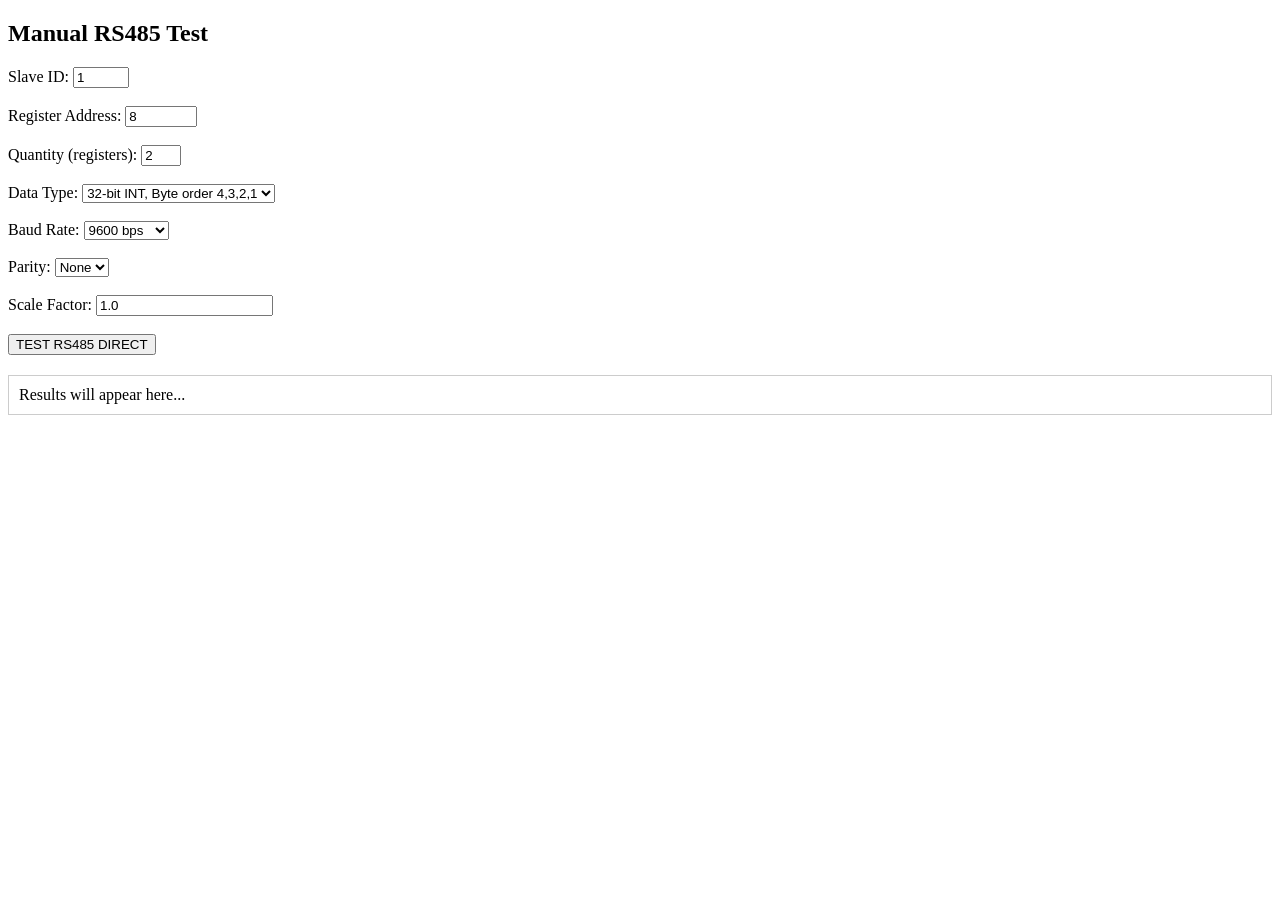
<file: debug_test_rs485.html>
<!DOCTYPE html>
<html>
<head>
    <title>Debug RS485 Test</title>
</head>
<body>
    <h2>Manual RS485 Test</h2>
    <form id="rs485TestForm">
        <label>Slave ID:</label>
        <input type="number" id="slave_id" value="1" min="1" max="247"><br><br>
        
        <label>Register Address:</label>
        <input type="number" id="register_address" value="8" min="0" max="65535"><br><br>
        
        <label>Quantity (registers):</label>
        <input type="number" id="quantity" value="2" min="1" max="4"><br><br>
        
        <label>Data Type:</label>
        <select id="data_type">
            <option value="32-bit INT, Byte order 4,3,2,1">32-bit INT, Byte order 4,3,2,1</option>
            <option value="UINT16_BE">UINT16 Big Endian</option>
            <option value="UINT32_ABCD">UINT32 ABCD</option>
            <option value="FLOAT32_ABCD">FLOAT32 ABCD</option>
        </select><br><br>
        
        <label>Baud Rate:</label>
        <select id="baud_rate">
            <option value="9600">9600 bps</option>
            <option value="19200">19200 bps</option>
            <option value="38400">38400 bps</option>
        </select><br><br>
        
        <label>Parity:</label>
        <select id="parity">
            <option value="None">None</option>
            <option value="Even">Even</option>
            <option value="Odd">Odd</option>
        </select><br><br>
        
        <label>Scale Factor:</label>
        <input type="number" id="scale_factor" value="1.0" step="0.001"><br><br>
        
        <button type="button" onclick="testRS485Direct()">TEST RS485 DIRECT</button>
    </form>
    
    <div id="test_result" style="margin-top: 20px; padding: 10px; border: 1px solid #ccc;">
        Results will appear here...
    </div>

    <script>
    function testRS485Direct() {
        const resultDiv = document.getElementById('test_result');
        resultDiv.innerHTML = '<div style="background:#fff3cd;padding:10px;">Testing RS485 communication...</div>';
        
        // Get form values
        const slaveId = document.getElementById('slave_id').value;
        const regAddr = document.getElementById('register_address').value;
        const quantity = document.getElementById('quantity').value;
        const dataType = document.getElementById('data_type').value;
        const baudRate = document.getElementById('baud_rate').value;
        const parity = document.getElementById('parity').value;
        const scaleFactor = document.getElementById('scale_factor').value;
        
        // Build request data
        const data = `slave_id=${slaveId}&register_address=${regAddr}&quantity=${quantity}&data_type=${encodeURIComponent(dataType)}&baud_rate=${baudRate}&parity=${parity}&scale_factor=${scaleFactor}&sensor_type=Flow-Meter`;
        
        console.log('Sending test data:', data);
        
        // Send to ESP32
        fetch('/test_rs485', {
            method: 'POST',
            headers: {
                'Content-Type': 'application/x-www-form-urlencoded'
            },
            body: data
        })
        .then(response => {
            console.log('Response status:', response.status);
            if (!response.ok) {
                throw new Error(`HTTP ${response.status}: ${response.statusText}`);
            }
            return response.text();
        })
        .then(htmlData => {
            console.log('Response received');
            resultDiv.innerHTML = htmlData;
        })
        .catch(error => {
            console.error('Error:', error);
            resultDiv.innerHTML = `<div style="background:#f8d7da;padding:10px;color:#721c24;"><strong>ERROR:</strong><br>${error.message}</div>`;
        });
    }
    </script>
</body>
</html>
</file>
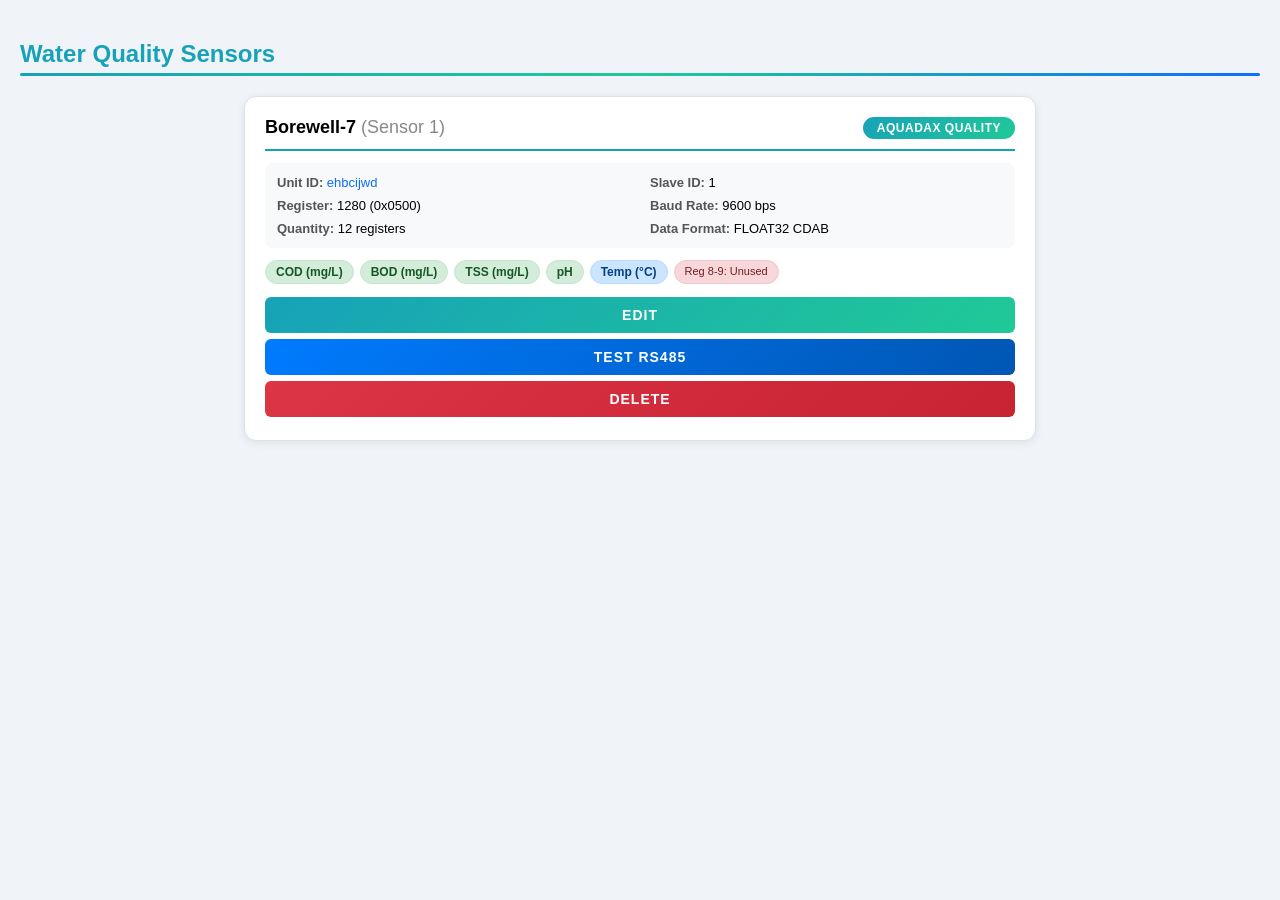
<file: preview_card.html>
<!DOCTYPE html>
<html>
<head>
<meta charset="UTF-8">
<title>Aquadax Card Preview</title>
<style>
body { font-family: 'Segoe UI', Arial, sans-serif; background: #f0f4f8; margin: 0; padding: 20px; }
.sensor-card {
    background: white;
    border: 1px solid #dee2e6;
    border-radius: 12px;
    padding: 20px;
    margin: 15px auto;
    max-width: 750px;
    box-shadow: 0 2px 8px rgba(0,0,0,0.08);
}
h2 { color: #17a2b8; margin-bottom: 5px; }
.divider { height: 3px; background: linear-gradient(90deg, #17a2b8, #20c997, #0d6efd); border-radius: 2px; margin-bottom: 20px; }
button { width: 100%; padding: 10px; border: none; border-radius: 6px; color: white; font-weight: 700; font-size: 14px; cursor: pointer; margin: 3px 0; letter-spacing: 1px; }
</style>
</head>
<body>

<h2>Water Quality Sensors</h2>
<div class="divider"></div>

<div class="sensor-card">
    <!-- Header -->
    <div style="display:flex;justify-content:space-between;align-items:center;margin-bottom:12px;padding-bottom:10px;border-bottom:2px solid #17a2b8">
        <h3 style="margin:0;font-size:18px">Borewell-7 <span style="color:#888;font-weight:normal">(Sensor 1)</span></h3>
        <span style="background:linear-gradient(135deg,#17a2b8,#20c997);color:white;padding:4px 14px;border-radius:20px;font-size:12px;font-weight:600;letter-spacing:0.5px">AQUADAX QUALITY</span>
    </div>

    <!-- Info grid -->
    <div style="display:grid;grid-template-columns:1fr 1fr;gap:8px 20px;margin-bottom:12px;padding:12px;background:#f8f9fa;border-radius:8px;font-size:13px">
        <div><strong style="color:#555">Unit ID:</strong> <span style="color:#0d6efd">ehbcijwd</span></div>
        <div><strong style="color:#555">Slave ID:</strong> 1</div>
        <div><strong style="color:#555">Register:</strong> 1280 (0x0500)</div>
        <div><strong style="color:#555">Baud Rate:</strong> 9600 bps</div>
        <div><strong style="color:#555">Quantity:</strong> 12 registers</div>
        <div><strong style="color:#555">Data Format:</strong> FLOAT32 CDAB</div>
    </div>

    <!-- Parameter badges -->
    <div style="display:flex;flex-wrap:wrap;gap:6px;margin-bottom:10px">
        <span style="background:#d4edda;color:#155724;padding:4px 10px;border-radius:12px;font-size:12px;font-weight:600;border:1px solid #c3e6cb">COD (mg/L)</span>
        <span style="background:#d4edda;color:#155724;padding:4px 10px;border-radius:12px;font-size:12px;font-weight:600;border:1px solid #c3e6cb">BOD (mg/L)</span>
        <span style="background:#d4edda;color:#155724;padding:4px 10px;border-radius:12px;font-size:12px;font-weight:600;border:1px solid #c3e6cb">TSS (mg/L)</span>
        <span style="background:#d4edda;color:#155724;padding:4px 10px;border-radius:12px;font-size:12px;font-weight:600;border:1px solid #c3e6cb">pH</span>
        <span style="background:#cce5ff;color:#004085;padding:4px 10px;border-radius:12px;font-size:12px;font-weight:600;border:1px solid #b8daff">Temp (&deg;C)</span>
        <span style="background:#f8d7da;color:#721c24;padding:4px 10px;border-radius:12px;font-size:11px;border:1px solid #f5c6cb">Reg 8-9: Unused</span>
    </div>

    <!-- Buttons -->
    <button style="background:linear-gradient(135deg,#17a2b8,#20c997)">EDIT</button>
    <button style="background:linear-gradient(135deg,#007bff,#0056b3)">TEST RS485</button>
    <button style="background:linear-gradient(135deg,#dc3545,#c82333)">DELETE</button>
</div>

</body>
</html>
</file>
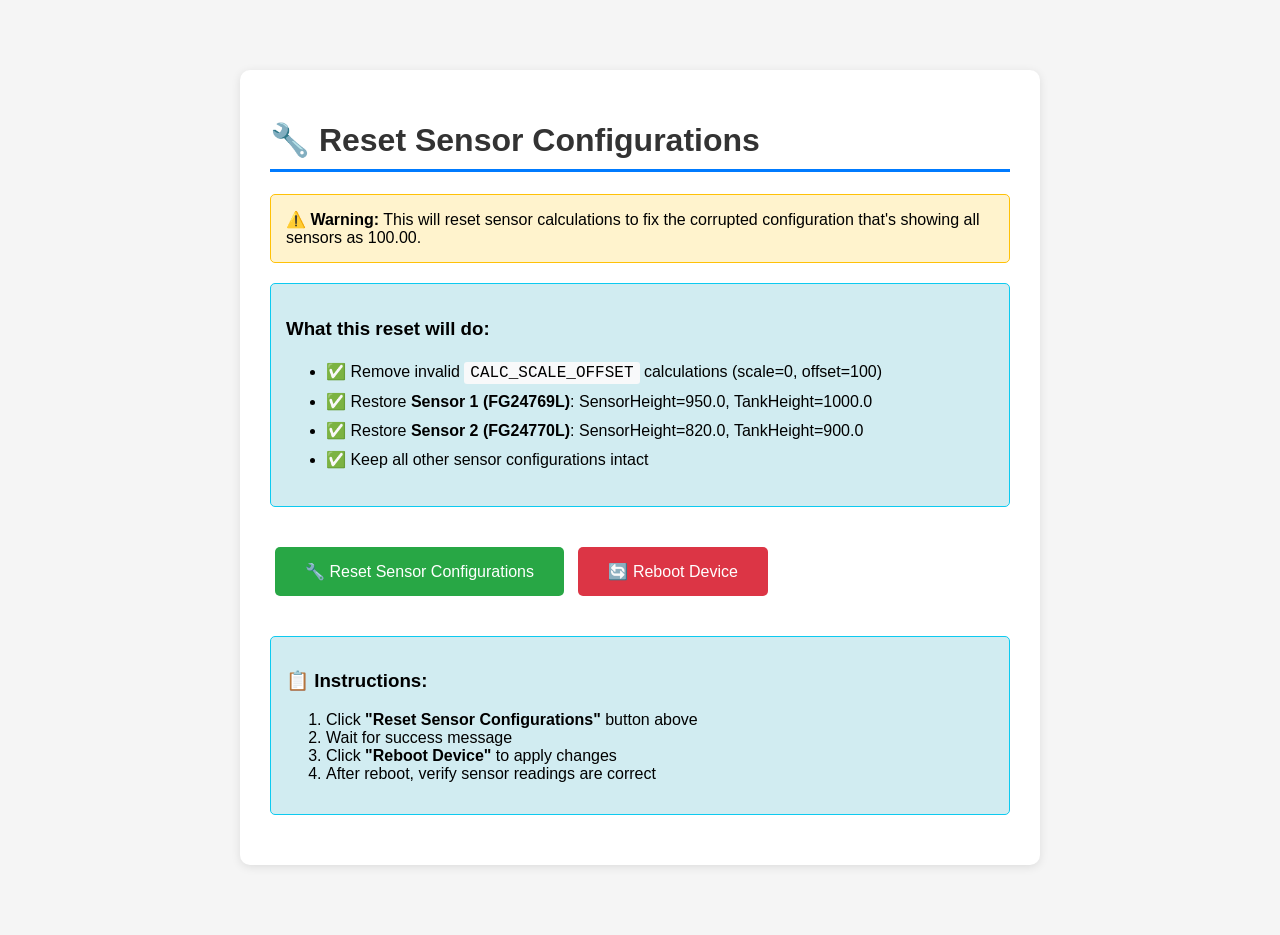
<file: reset_sensors.html>
<!DOCTYPE html>
<html>
<head>
    <meta charset="UTF-8">
    <meta name="viewport" content="width=device-width, initial-scale=1.0">
    <title>Reset Sensor Configurations</title>
    <style>
        body {
            font-family: Arial, sans-serif;
            max-width: 800px;
            margin: 50px auto;
            padding: 20px;
            background: #f5f5f5;
        }
        .container {
            background: white;
            padding: 30px;
            border-radius: 10px;
            box-shadow: 0 2px 10px rgba(0,0,0,0.1);
        }
        h1 {
            color: #333;
            border-bottom: 3px solid #007bff;
            padding-bottom: 10px;
        }
        .warning {
            background: #fff3cd;
            border: 1px solid #ffc107;
            border-radius: 5px;
            padding: 15px;
            margin: 20px 0;
        }
        .info {
            background: #d1ecf1;
            border: 1px solid #0dcaf0;
            border-radius: 5px;
            padding: 15px;
            margin: 20px 0;
        }
        button {
            background: #28a745;
            color: white;
            border: none;
            padding: 15px 30px;
            font-size: 16px;
            border-radius: 5px;
            cursor: pointer;
            margin: 10px 5px;
        }
        button:hover {
            background: #218838;
        }
        button.danger {
            background: #dc3545;
        }
        button.danger:hover {
            background: #c82333;
        }
        .status {
            margin-top: 20px;
            padding: 15px;
            border-radius: 5px;
            display: none;
        }
        .status.success {
            background: #d4edda;
            border: 1px solid #28a745;
            color: #155724;
            display: block;
        }
        .status.error {
            background: #f8d7da;
            border: 1px solid #dc3545;
            color: #721c24;
            display: block;
        }
        ul {
            line-height: 1.8;
        }
        code {
            background: #f8f9fa;
            padding: 2px 6px;
            border-radius: 3px;
            font-family: 'Courier New', monospace;
        }
    </style>
</head>
<body>
    <div class="container">
        <h1>🔧 Reset Sensor Configurations</h1>

        <div class="warning">
            <strong>⚠️ Warning:</strong> This will reset sensor calculations to fix the corrupted configuration that's showing all sensors as 100.00.
        </div>

        <div class="info">
            <h3>What this reset will do:</h3>
            <ul>
                <li>✅ Remove invalid <code>CALC_SCALE_OFFSET</code> calculations (scale=0, offset=100)</li>
                <li>✅ Restore <strong>Sensor 1 (FG24769L)</strong>: SensorHeight=950.0, TankHeight=1000.0</li>
                <li>✅ Restore <strong>Sensor 2 (FG24770L)</strong>: SensorHeight=820.0, TankHeight=900.0</li>
                <li>✅ Keep all other sensor configurations intact</li>
            </ul>
        </div>

        <div style="margin-top: 30px;">
            <button onclick="resetSensors()">🔧 Reset Sensor Configurations</button>
            <button class="danger" onclick="rebootDevice()">🔄 Reboot Device</button>
        </div>

        <div id="status" class="status"></div>

        <div class="info" style="margin-top: 30px;">
            <h3>📋 Instructions:</h3>
            <ol>
                <li>Click <strong>"Reset Sensor Configurations"</strong> button above</li>
                <li>Wait for success message</li>
                <li>Click <strong>"Reboot Device"</strong> to apply changes</li>
                <li>After reboot, verify sensor readings are correct</li>
            </ol>
        </div>
    </div>

    <script>
        const DEVICE_IP = '192.168.4.1';  // Change this if your device has a different IP

        function resetSensors() {
            const statusDiv = document.getElementById('status');
            statusDiv.className = 'status';
            statusDiv.style.display = 'block';
            statusDiv.innerHTML = '⏳ Resetting sensor configurations...';

            fetch(`http://${DEVICE_IP}/reset_sensors`, {
                method: 'POST',
                headers: {
                    'Content-Type': 'application/json'
                }
            })
            .then(response => response.json())
            .then(data => {
                if (data.status === 'success') {
                    statusDiv.className = 'status success';
                    statusDiv.innerHTML = '<strong>✅ Success!</strong><br>' +
                                         data.message.replace(/\\n/g, '<br>');
                } else {
                    statusDiv.className = 'status error';
                    statusDiv.innerHTML = '<strong>❌ Error!</strong><br>' + data.message;
                }
            })
            .catch(error => {
                statusDiv.className = 'status error';
                statusDiv.innerHTML = '<strong>❌ Connection Error!</strong><br>' +
                                     'Failed to connect to device. Please check:<br>' +
                                     '• Device IP is correct (currently: ' + DEVICE_IP + ')<br>' +
                                     '• You are connected to the device WiFi<br>' +
                                     '• Web server is running<br><br>' +
                                     'Error: ' + error.message;
            });
        }

        function rebootDevice() {
            if (!confirm('⚠️ Are you sure you want to reboot the device?\n\nMake sure you have reset the sensors first!')) {
                return;
            }

            const statusDiv = document.getElementById('status');
            statusDiv.className = 'status';
            statusDiv.style.display = 'block';
            statusDiv.innerHTML = '🔄 Rebooting device...';

            fetch(`http://${DEVICE_IP}/reboot`, {
                method: 'POST',
                headers: {
                    'Content-Type': 'application/json'
                }
            })
            .then(response => response.json())
            .then(data => {
                statusDiv.className = 'status success';
                statusDiv.innerHTML = '<strong>✅ Rebooting!</strong><br>' +
                                     'Device is restarting. Please wait 30 seconds and reconnect.';
            })
            .catch(error => {
                // Reboot will disconnect, so error is expected
                statusDiv.className = 'status success';
                statusDiv.innerHTML = '<strong>✅ Rebooting!</strong><br>' +
                                     'Device is restarting. Please wait 30 seconds and reconnect.';
            });
        }
    </script>
</body>
</html>
</file>
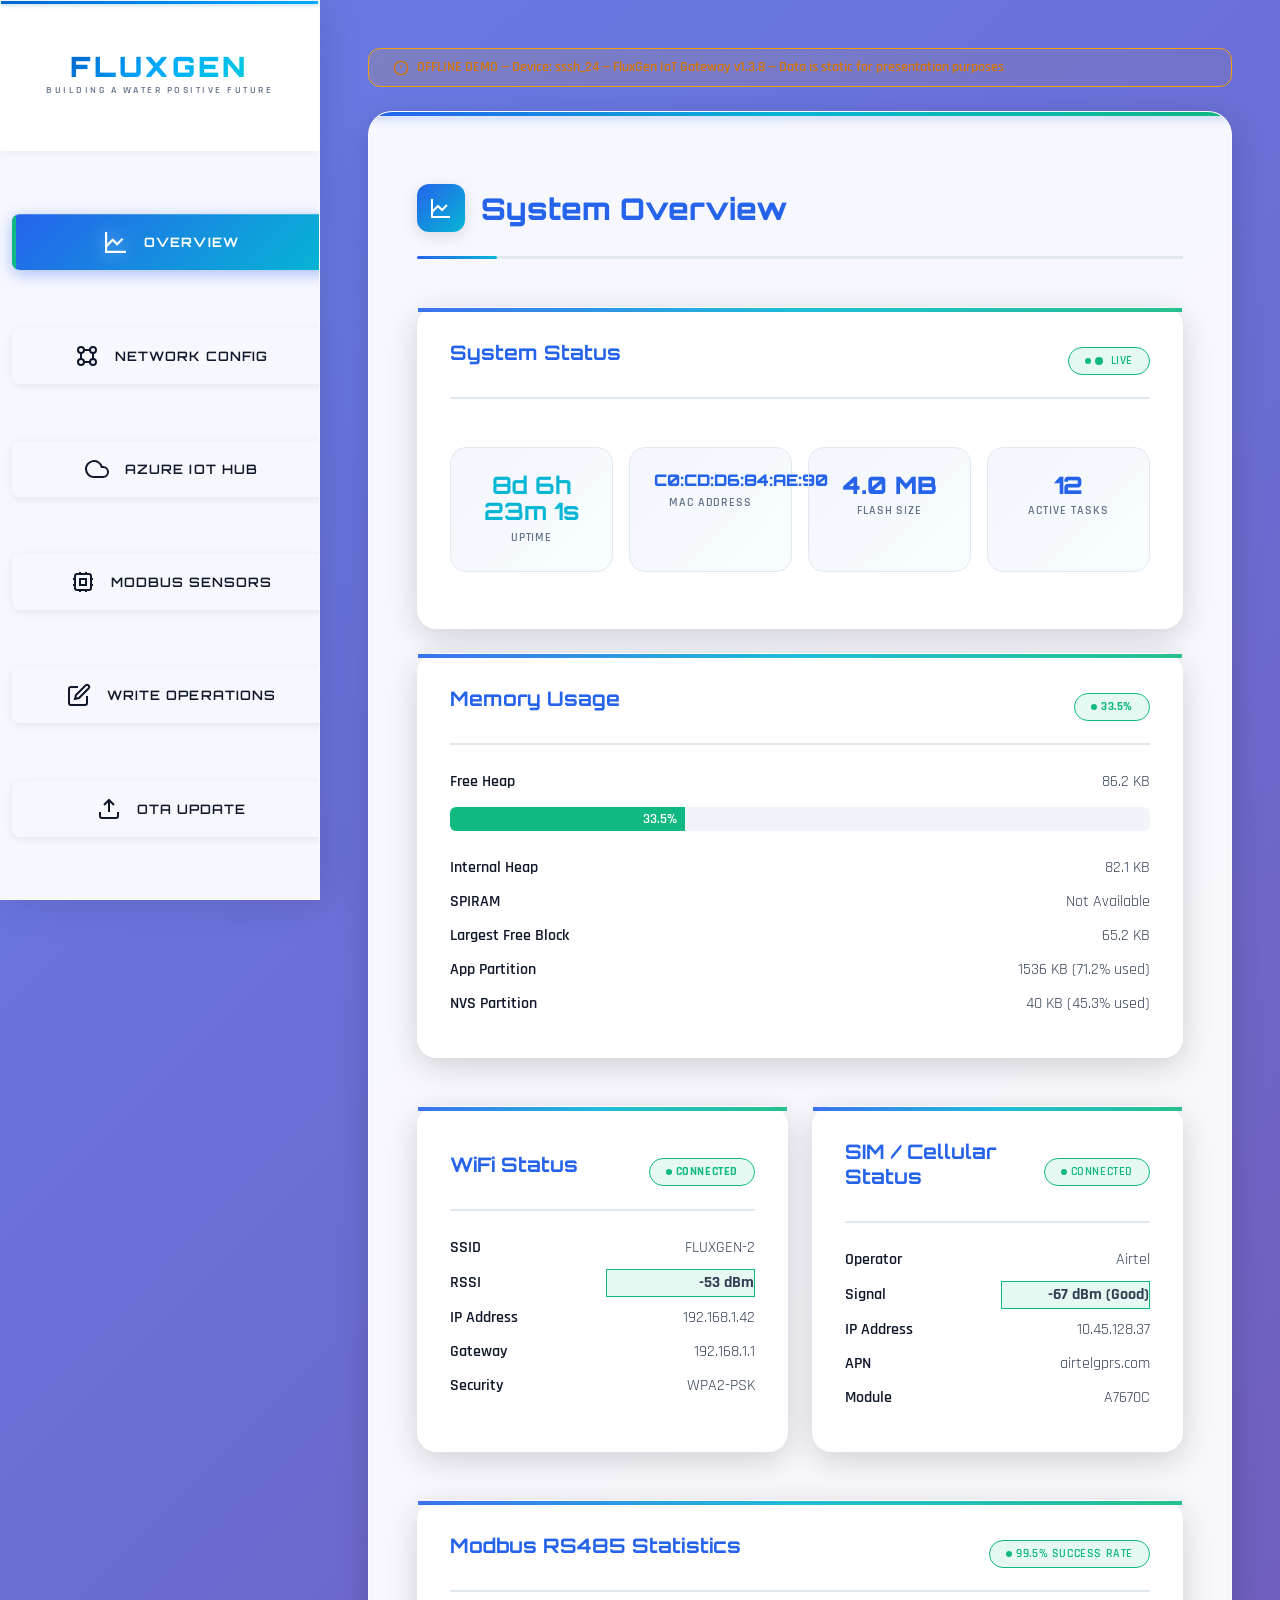
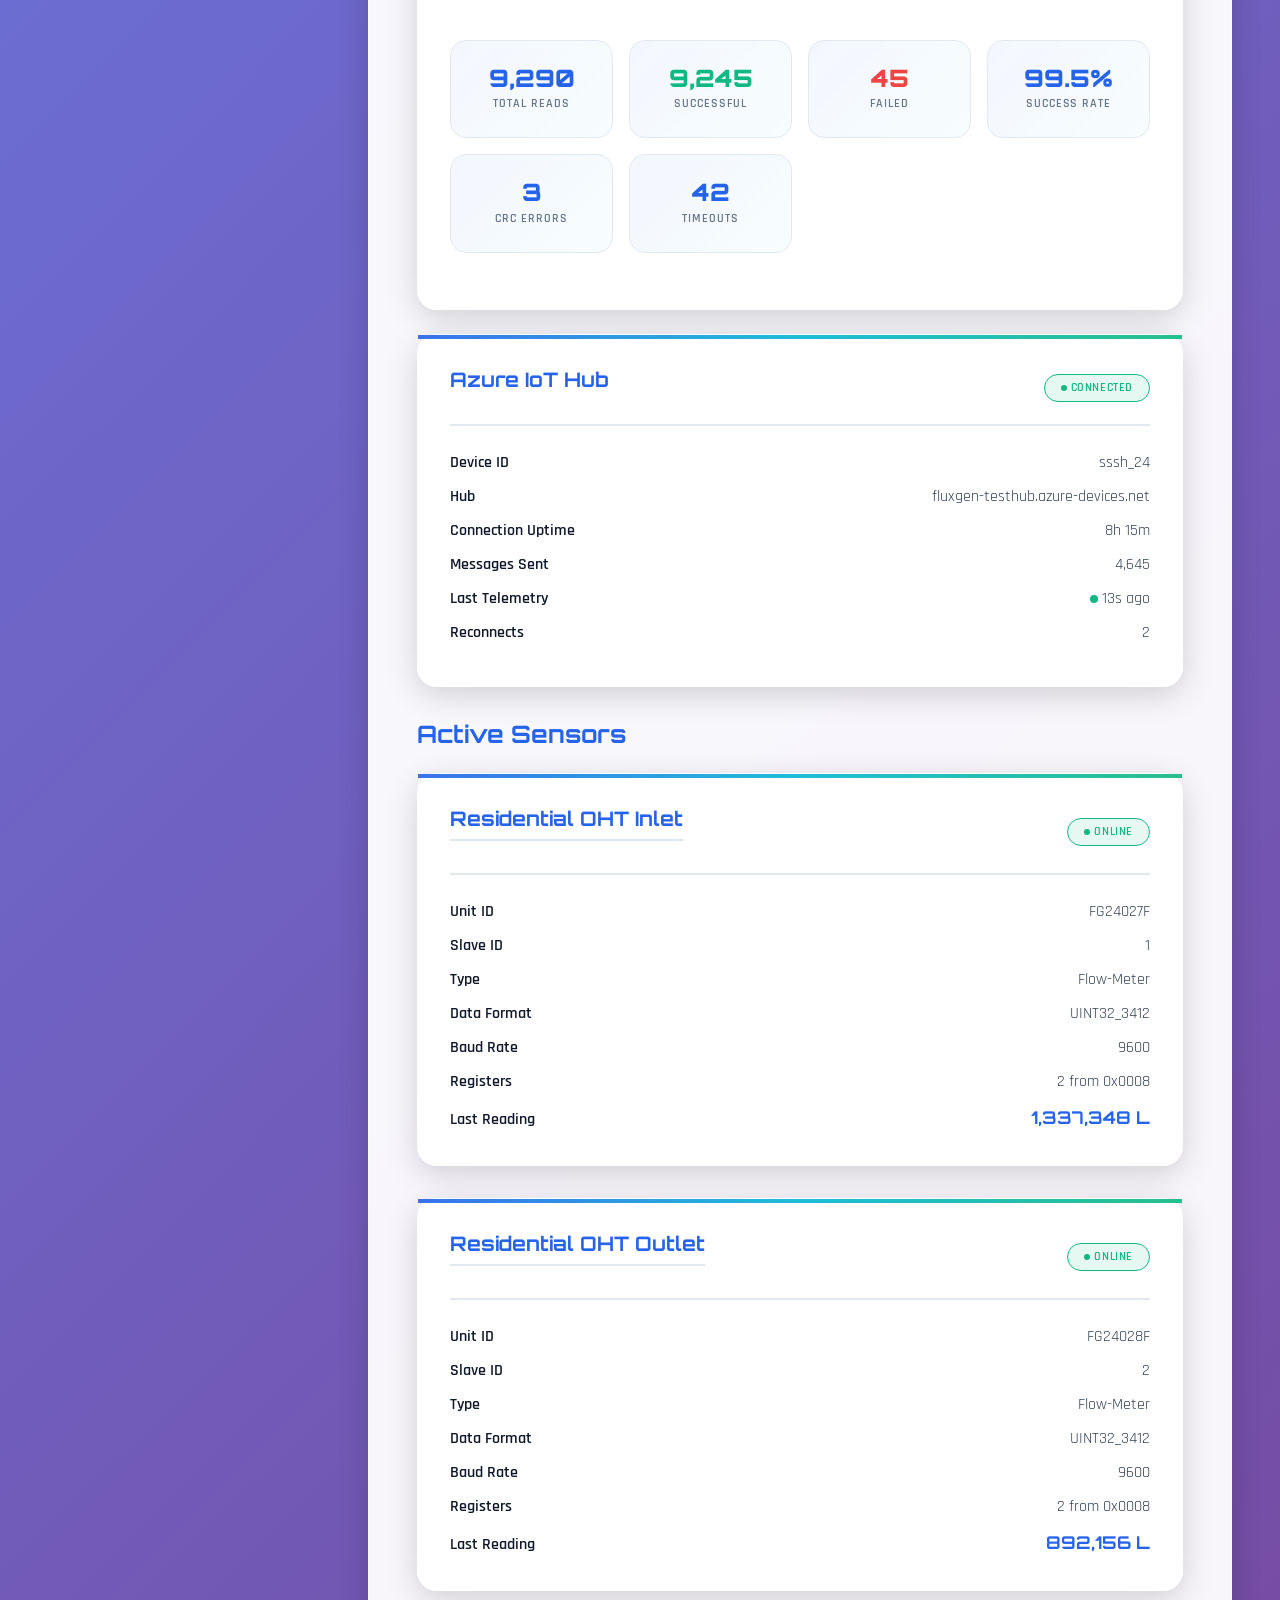
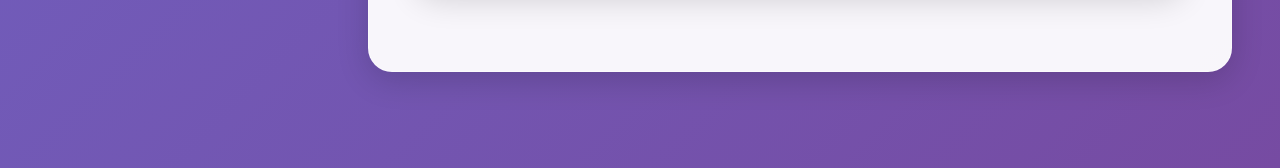
<file: docs/web_demo_offline.html>
<!DOCTYPE html>
<html>
<head>
<meta charset="UTF-8">
<title>FLUXGEN IoT Gateway — Offline Demo</title>
<meta name="viewport" content="width=device-width,initial-scale=1">
<link rel="preconnect" href="https://fonts.googleapis.com">
<link rel="preconnect" href="https://fonts.gstatic.com" crossorigin>
<link href="https://fonts.googleapis.com/css2?family=Orbitron:wght@400;500;600;700;800;900&family=Rajdhani:wght@400;500;600;700&display=swap" rel="stylesheet">
<style>
/* ===== DESIGN SYSTEM: CSS VARIABLES ===== */
:root{
--primary-900:#0c2d5e;--primary-800:#1e40af;--primary-700:#1d4ed8;--primary-600:#2563eb;--primary-500:#3b82f6;--primary-400:#60a5fa;--primary-300:#93c5fd;--primary-200:#bfdbfe;--primary-100:#dbeafe;
--accent-600:#0891b2;--accent-500:#06b6d4;--accent-400:#22d3ee;--accent-300:#67e8f9;
--success-600:#059669;--success-500:#10b981;--success-400:#34d399;
--warning-600:#d97706;--warning-500:#f59e0b;--warning-400:#fbbf24;
--error-600:#dc2626;--error-500:#ef4444;--error-400:#f87171;
--gray-900:#0f172a;--gray-800:#1e293b;--gray-700:#334155;--gray-600:#475569;--gray-500:#64748b;--gray-400:#94a3b8;--gray-300:#cbd5e1;--gray-200:#e2e8f0;--gray-100:#f1f5f9;--gray-50:#f8fafc;
--color-primary:var(--primary-600);--color-primary-hover:var(--primary-700);--color-primary-light:var(--primary-100);
--color-accent:var(--accent-500);--color-accent-hover:var(--accent-600);
--color-success:var(--success-500);--color-warning:var(--warning-500);--color-error:var(--error-500);--color-danger:#dc2626;
--color-text-primary:var(--gray-900);--color-text-secondary:var(--gray-700);--color-text-tertiary:var(--gray-500);--color-text-disabled:var(--gray-400);
--color-bg-primary:#ffffff;--color-bg-secondary:var(--gray-50);--color-bg-tertiary:var(--gray-100);
--color-border-light:var(--gray-200);--color-border-medium:var(--gray-300);--color-border-dark:var(--gray-400);
--glass-white:rgba(255,255,255,0.85);--glass-white-light:rgba(255,255,255,0.6);--glass-dark:rgba(15,23,42,0.6);
--shadow-xs:0 1px 2px rgba(0,0,0,0.05);--shadow-sm:0 2px 8px rgba(0,0,0,0.08);--shadow-md:0 4px 16px rgba(0,0,0,0.12);--shadow-lg:0 8px 32px rgba(0,0,0,0.16);--shadow-xl:0 20px 60px rgba(0,0,0,0.24);
--glow-primary:rgba(37,99,235,0.4);--glow-accent:rgba(6,182,212,0.4);--glow-success:rgba(16,185,129,0.4);
--space-xs:4px;--space-sm:8px;--space-md:16px;--space-lg:24px;--space-xl:32px;--space-2xl:48px;--space-3xl:64px;
--radius-sm:6px;--radius-md:12px;--radius-lg:16px;--radius-xl:20px;--radius-2xl:24px;--radius-full:9999px;
--text-xs:0.75rem;--text-sm:0.875rem;--text-base:1rem;--text-lg:1.125rem;--text-xl:1.25rem;--text-2xl:1.5rem;--text-3xl:1.875rem;--text-4xl:2.25rem;
--weight-normal:400;--weight-medium:500;--weight-semibold:600;--weight-bold:700;--weight-extrabold:800;--weight-black:900;
--leading-tight:1.25;--leading-normal:1.5;--leading-relaxed:1.625;
--z-base:0;--z-dropdown:100;--z-sticky:200;--z-modal-backdrop:1000;--z-modal:1001;--z-tooltip:1200;
--transition-fast:150ms cubic-bezier(0.4,0,0.2,1);--transition-base:300ms cubic-bezier(0.4,0,0.2,1);--transition-slow:500ms cubic-bezier(0.4,0,0.2,1);
}
/* ===== RESET & BASE STYLES ===== */
*,*::before,*::after{margin:0;padding:0;box-sizing:border-box}
html{font-size:16px;-webkit-font-smoothing:antialiased;-moz-osx-font-smoothing:grayscale;scroll-behavior:smooth;overflow-x:hidden;width:100%;max-width:100vw}
body{font-family:Rajdhani,sans-serif;font-weight:var(--weight-normal);line-height:var(--leading-normal);color:var(--color-text-primary);background:linear-gradient(135deg,#667eea 0%,#764ba2 100%);min-height:100vh;overflow-x:hidden;position:relative;width:100%;max-width:100vw}
/* ===== TYPOGRAPHY ===== */
h1,h2,h3,h4,h5,h6{font-family:Orbitron,monospace;font-weight:var(--weight-bold);line-height:var(--leading-tight);color:var(--color-primary);margin-bottom:var(--space-md)}
h1{font-size:var(--text-4xl);font-weight:var(--weight-black);letter-spacing:-0.02em}
h2{font-size:var(--text-3xl);font-weight:var(--weight-extrabold)}
h3{font-size:var(--text-2xl);font-weight:var(--weight-bold)}
h4{font-size:var(--text-xl);font-weight:var(--weight-semibold)}
p{margin-bottom:var(--space-md);line-height:var(--leading-relaxed)}
strong,b{font-weight:var(--weight-semibold);color:var(--color-text-primary)}
small{font-size:var(--text-sm);color:var(--color-text-tertiary)}
/* ===== FORM ELEMENTS ===== */
input,select,textarea{width:100%;padding:var(--space-md);border:2px solid var(--color-border-light);border-radius:var(--radius-md);background:var(--color-bg-primary);color:var(--color-text-primary);font-family:Rajdhani,sans-serif;font-size:var(--text-base);transition:all var(--transition-base);box-shadow:var(--shadow-xs)}
input:hover,select:hover,textarea:hover{border-color:var(--color-border-medium)}
input:focus,select:focus,textarea:focus{outline:0;border-color:var(--color-primary);box-shadow:0 0 0 4px var(--color-primary-light),var(--shadow-sm);background:var(--color-bg-primary)}
input:disabled,select:disabled,textarea:disabled{background:var(--color-bg-tertiary);color:var(--color-text-disabled);cursor:not-allowed;opacity:0.6}
input::placeholder,textarea::placeholder{color:var(--color-text-tertiary)}
/* ===== BUTTONS ===== */
button,.btn{display:inline-flex;align-items:center;justify-content:center;gap:var(--space-sm);padding:var(--space-md) var(--space-xl);border:none;border-radius:var(--radius-md);font-family:Orbitron,monospace;font-size:var(--text-sm);font-weight:var(--weight-semibold);text-transform:uppercase;letter-spacing:0.05em;cursor:pointer;transition:transform var(--transition-fast),box-shadow var(--transition-fast);position:relative;overflow:hidden;box-shadow:var(--shadow-sm);will-change:transform;transform:translateZ(0)}
.btn-primary,button{background:linear-gradient(135deg,var(--color-primary),var(--color-accent));color:#fff}
.btn-primary:hover,button:hover{transform:translateY(-2px);box-shadow:0 8px 16px rgba(37,99,235,0.3)}
.btn-primary:active,button:active{transform:translateY(0) scale(0.98)}
.btn-secondary{background:var(--color-bg-primary);color:var(--color-primary);border:2px solid var(--color-primary)}
.btn-secondary:hover{background:var(--color-primary);color:#fff;border-color:var(--color-primary);box-shadow:0 8px 24px var(--glow-primary)}
.btn-success{background:linear-gradient(135deg,var(--color-success),var(--success-400));color:#fff}
.btn-success:hover{box-shadow:0 12px 32px var(--glow-success)}
.btn-danger{background:linear-gradient(135deg,var(--error-600),var(--color-error));color:#fff}
.btn-ghost{background:transparent;color:var(--color-primary);border:1px solid transparent}
.btn-ghost:hover{background:var(--color-primary-light);border-color:var(--color-primary)}
.btn-small{padding:var(--space-sm) var(--space-md);font-size:var(--text-xs)}
.btn-large{padding:var(--space-lg) var(--space-2xl);font-size:var(--text-base)}
button:disabled,.btn:disabled{opacity:0.5;cursor:not-allowed;transform:none!important}
/* ===== TABLES ===== */
table{width:100%;border-collapse:separate;border-spacing:0;background:var(--color-bg-primary);border-radius:var(--radius-lg);overflow:hidden;box-shadow:var(--shadow-md);margin:var(--space-lg) 0}
thead{background:linear-gradient(135deg,var(--color-primary),var(--color-accent))}
th{padding:var(--space-md) var(--space-lg);text-align:left;font-family:Orbitron,monospace;font-weight:var(--weight-bold);font-size:var(--text-sm);color:#fff;text-transform:uppercase;letter-spacing:0.05em;border-bottom:2px solid rgba(255,255,255,0.2)}
td{padding:var(--space-md) var(--space-lg);color:var(--color-text-secondary);border-bottom:1px solid var(--color-border-light);font-size:var(--text-sm)}
tbody tr{transition:background-color var(--transition-fast)}
tbody tr:hover{background:var(--color-bg-secondary)}
tbody tr:last-child td{border-bottom:none}
/* ===== STATUS BADGES ===== */
.badge{display:inline-flex;align-items:center;gap:var(--space-xs);padding:var(--space-xs) var(--space-md);border-radius:var(--radius-full);font-size:var(--text-xs);font-weight:var(--weight-semibold);text-transform:uppercase;letter-spacing:0.05em}
.badge-success,.status-good{background:rgba(16,185,129,0.1);color:var(--color-success);border:1px solid var(--color-success)}
.badge-warning,.status-warning{background:rgba(245,158,11,0.1);color:var(--warning-600);border:1px solid var(--color-warning)}
.badge-error,.status-error{background:rgba(239,68,68,0.1);color:var(--error-600);border:1px solid var(--color-error)}
.badge-info{background:rgba(59,130,246,0.1);color:var(--color-primary);border:1px solid var(--color-primary)}
.badge::before{content:'';width:6px;height:6px;border-radius:50%}
.badge-success::before{background:var(--color-success)}
.badge-warning::before{background:var(--color-warning)}
.badge-error::before{background:var(--color-error)}
.badge-info::before{background:var(--color-primary)}
/* ===== ALERT/RESULT BOXES ===== */
.test-result,.alert{padding:var(--space-lg);margin:var(--space-lg) 0;border-radius:var(--radius-lg);border:1px solid;box-shadow:var(--shadow-md);animation:slideIn 0.3s;background:white;overflow:hidden;max-width:100%;box-sizing:border-box}
.test-result{border-color:var(--color-success);background:linear-gradient(135deg,rgba(16,185,129,0.05),rgba(16,185,129,0.02))}
.test-result h4{color:var(--color-success);margin:0 0 var(--space-md) 0;font-family:Orbitron,monospace;font-size:var(--text-lg);display:flex;align-items:center;gap:var(--space-sm)}
.alert-success{background:rgba(16,185,129,0.05);border-color:var(--color-success);color:var(--success-600)}
.alert-warning{background:rgba(245,158,11,0.05);border-color:var(--color-warning);color:var(--warning-600)}
.alert-error{background:rgba(239,68,68,0.05);border-color:var(--color-error);color:var(--error-600)}
.scada-table{width:100%;border-collapse:collapse;margin-top:var(--space-md);font-size:var(--text-sm);box-shadow:var(--shadow-sm);border-radius:var(--radius-md);overflow:hidden;table-layout:fixed}
.scada-table th{padding:var(--space-md);font-weight:var(--weight-bold);text-align:center;color:white;font-family:Orbitron,monospace;word-wrap:break-word}
.scada-table td{padding:var(--space-sm) var(--space-md);border-bottom:1px solid var(--color-border-light);text-align:left;word-wrap:break-word;overflow-wrap:break-word;white-space:normal}
.value-box{background:var(--color-bg-tertiary);padding:var(--space-sm);border-radius:var(--radius-sm);font-family:monospace;margin:var(--space-xs) 0}
.hex-display{font-family:monospace;color:var(--color-accent);font-weight:var(--weight-semibold);letter-spacing:1px}
.alert-info{background:rgba(59,130,246,0.05);border-color:var(--color-primary);color:var(--primary-700)}
@keyframes slideIn{from{opacity:0;transform:translateX(-20px)}to{opacity:1;transform:translateX(0)}}
/* ===== HEADER ===== */
.header{display:flex;align-items:center;gap:var(--space-lg);padding:var(--space-xl);background:rgba(255,255,255,0.95);border:1px solid rgba(255,255,255,0.3);border-radius:var(--radius-xl);box-shadow:var(--shadow-lg);margin-bottom:var(--space-xl);position:relative;overflow:hidden}
.header::before{content:'';position:absolute;top:0;left:0;right:0;height:4px;background:linear-gradient(90deg,var(--color-primary) 0%,var(--color-accent) 50%,var(--color-success) 100%);box-shadow:0 2px 8px var(--glow-primary)}
/* ===== CARDS ===== */
.card,.sensor-card{background:rgba(255,255,255,0.95);border:1px solid rgba(255,255,255,0.4);border-radius:var(--radius-xl);padding:var(--space-xl);margin:var(--space-lg) 0;box-shadow:var(--shadow-lg);position:relative;transition:transform var(--transition-base),box-shadow var(--transition-base);overflow:visible;min-height:100px;display:flex;flex-direction:column;justify-content:center;will-change:transform;transform:translateZ(0);width:100%;box-sizing:border-box}
.card::before,.sensor-card::before{content:'';position:absolute;top:0;left:0;right:0;height:4px;background:linear-gradient(90deg,var(--color-primary) 0%,var(--color-accent) 50%,var(--color-success) 100%);opacity:0.9}
.card:hover,.sensor-card:hover{transform:translateY(-4px);box-shadow:0 12px 40px rgba(0,0,0,0.2);border-color:rgba(255,255,255,0.7)}
.card h3,.sensor-card h3{margin:0 0 var(--space-md);font-size:var(--text-xl);font-weight:var(--weight-bold);color:var(--color-primary);font-family:Orbitron,monospace}
.card p strong,.sensor-card p strong{display:inline;color:var(--color-text-primary);font-weight:var(--weight-semibold)}
.card p:has(strong),.sensor-card p:has(strong){color:var(--color-text-secondary);line-height:var(--leading-relaxed);margin-bottom:var(--space-sm);display:grid;grid-template-columns:minmax(140px,auto) 1fr;gap:var(--space-md);align-items:baseline}
.card p:has(strong) strong,.sensor-card p:has(strong) strong{text-align:left}
.card p:has(strong) span,.sensor-card p:has(strong) span{text-align:right;color:var(--color-text-secondary);word-break:break-word}
.card p:not(:has(strong)),.sensor-card p:not(:has(strong)){color:var(--color-text-secondary);line-height:1.4;margin-bottom:var(--space-sm);display:block;word-wrap:break-word;overflow-wrap:break-word;letter-spacing:normal}
.card-header{display:flex;align-items:center;justify-content:space-between;margin-bottom:var(--space-lg);padding-bottom:var(--space-md);border-bottom:2px solid var(--color-border-light)}
.card-footer{margin-top:var(--space-lg);padding-top:var(--space-md);border-top:1px solid var(--color-border-light);display:flex;gap:var(--space-md);flex-wrap:wrap}
.card-metric{display:flex;flex-direction:column;gap:var(--space-xs);align-items:center;text-align:center}
.card-metric-label{font-size:var(--text-xs);color:var(--color-text-tertiary);text-transform:uppercase;letter-spacing:0.05em;font-weight:var(--weight-semibold);text-align:center}
.card-metric-value{font-size:var(--text-2xl);font-weight:var(--weight-bold);color:var(--color-primary);font-family:Orbitron,monospace;text-align:center;line-height:1.2}
.status-item{display:flex;flex-direction:column;align-items:center;text-align:center;padding:var(--space-md);gap:var(--space-xs)}
.status-item strong{display:block;font-size:var(--text-sm);color:var(--color-text-primary);margin-bottom:var(--space-xs);font-weight:var(--weight-semibold)}
.status-item span{font-size:var(--text-base);color:var(--color-text-secondary)}
/* ===== FORM LAYOUTS ===== */
.form-grid{display:grid;grid-template-columns:180px 1fr;gap:var(--space-md);align-items:center;margin:var(--space-md) 0;width:100%}
.form-grid label{font-weight:var(--weight-semibold);color:var(--color-text-primary);text-align:left}
.form-grid input,.form-grid select,.form-grid textarea{width:100%;max-width:100%;padding:var(--space-sm);border:1px solid var(--color-border-medium);border-radius:var(--radius-sm);font-size:var(--text-base)}
/* ===== HEAP USAGE BAR ===== */
.heap-bar{width:100%;height:24px;background:var(--color-bg-tertiary);border-radius:var(--radius-sm);position:relative;overflow:hidden;margin-top:var(--space-xs)}
.heap-bar-fill{height:100%;background:var(--color-success);transition:width 0.3s ease,background-color 0.3s ease;display:flex;align-items:center;justify-content:flex-end;padding-right:var(--space-sm);color:white;font-weight:var(--weight-semibold);font-size:var(--text-sm)}
.heap-bar-fill.warning{background:var(--color-warning)}
.heap-bar-fill.critical{background:var(--color-error)}
/* ===== SECTION SPACING ===== */
.section-title{padding:var(--space-lg) 0;margin-bottom:var(--space-xl);border-bottom:3px solid var(--color-primary);display:flex;align-items:center;gap:var(--space-md)}
.sensor-card{margin-bottom:var(--space-xl)}
.sensor-card h3{margin-top:0;margin-bottom:var(--space-md);padding-bottom:var(--space-sm);border-bottom:2px solid var(--color-border-light)}
.sensor-card p:last-child{margin-bottom:0}
.config-row{display:flex;justify-content:space-between;padding:var(--space-md);background:var(--color-bg-secondary);border-radius:var(--radius-md);color:var(--color-text-secondary)}
.config-row strong{color:var(--color-primary);font-weight:var(--weight-semibold)}
.status-box{border-radius:var(--radius-md);padding:var(--space-lg);margin-bottom:var(--space-md)}
.status-box.success{background:rgba(16,185,129,0.1);border:2px solid var(--color-success)}
.status-box.warning{background:rgba(245,158,11,0.1);border:2px solid var(--color-warning)}
.status-title{font-weight:var(--weight-bold);font-size:var(--text-lg);margin-bottom:var(--space-sm)}
.status-title.success{color:var(--color-success)}
.status-title.warning{color:var(--color-warning)}
.info-box{background:var(--color-bg-secondary);border-radius:var(--radius-md);padding:var(--space-md)}
.hint{color:var(--color-text-tertiary);font-size:var(--text-sm)}
/* ===== LAYOUT ===== */
.container{display:flex;min-height:100vh;position:relative;z-index:1}
/* ===== SIDEBAR ===== */
.sidebar{width:320px;background:rgba(255,255,255,0.95);padding:0;position:fixed;height:100vh;overflow-y:auto;overflow-x:hidden;border-right:1px solid rgba(255,255,255,0.3);box-shadow:8px 0 40px rgba(0,0,0,0.12);z-index:var(--z-sticky);scrollbar-width:thin;scrollbar-color:var(--color-border-medium) transparent;-webkit-overflow-scrolling:touch;display:flex;flex-direction:column}
.sidebar .header{flex-shrink:0}
.sidebar-nav{display:flex;flex-direction:column;flex:1;justify-content:space-evenly;padding:10px 0}
.sidebar::-webkit-scrollbar{width:6px}
.sidebar::-webkit-scrollbar-track{background:transparent}
.sidebar::-webkit-scrollbar-thumb{background:var(--color-border-medium);border-radius:var(--radius-full)}
.sidebar::-webkit-scrollbar-thumb:hover{background:var(--color-border-dark)}
.main-content{margin-left:320px;padding:var(--space-2xl);flex:1;max-width:calc(100% - 320px)}
/* ===== NAVIGATION MENU ===== */
.menu-item{display:flex;align-items:center;gap:16px;width:100%;padding:16px 24px;color:var(--color-text-primary);text-decoration:none;border:none;background:transparent;cursor:pointer;text-align:left;font-size:13px;font-family:Orbitron,monospace;font-weight:var(--weight-semibold);text-transform:uppercase;letter-spacing:0.08em;transition:background-color var(--transition-fast),color var(--transition-fast);position:relative;overflow:hidden;box-sizing:border-box;border-radius:8px;margin:4px 12px}
.menu-item::before{content:'';position:absolute;left:0;top:0;bottom:0;width:0;background:linear-gradient(180deg,var(--color-primary),var(--color-accent));transition:width var(--transition-fast)}
.menu-item:hover{background:var(--color-primary-light);color:var(--color-primary)}
.menu-item:hover::before{width:4px}
.menu-item.active{background:linear-gradient(135deg,var(--color-primary),var(--color-accent));color:#fff;box-shadow:0 4px 16px var(--glow-primary),inset 0 1px 0 rgba(255,255,255,0.2);font-weight:var(--weight-bold)}
.menu-item.active::before{width:4px;background:var(--color-success)}
.menu-item.active .menu-icon{transform:scale(1.1);filter:drop-shadow(0 0 8px rgba(255,255,255,0.5))}
.menu-icon{width:24px;height:24px;min-width:24px;display:inline-flex;align-items:center;justify-content:center;transition:all var(--transition-base);flex-shrink:0}
svg.menu-icon{stroke:currentColor;fill:none}
/* ===== SECTIONS ===== */
.section{display:none;background:rgba(255,255,255,0.95);border:1px solid rgba(255,255,255,0.4);border-radius:var(--radius-2xl);padding:var(--space-2xl);margin-bottom:var(--space-2xl);box-shadow:var(--shadow-lg);position:relative;overflow:hidden;animation:fadeInUp 0.3s ease-out;width:100%;box-sizing:border-box}
.section.active{display:block}
.section::before{content:'';position:absolute;top:0;left:0;right:0;height:4px;background:linear-gradient(90deg,var(--color-primary) 0%,var(--color-accent) 50%,var(--color-success) 100%);box-shadow:0 2px 8px var(--glow-primary)}
@keyframes fadeInUp{from{opacity:0;transform:translateY(30px)}to{opacity:1;transform:translateY(0)}}
.section-title{font-size:var(--text-3xl);font-weight:var(--weight-extrabold);color:var(--color-primary);font-family:Orbitron,monospace;margin-bottom:var(--space-2xl);display:flex;align-items:center;gap:var(--space-md);padding-bottom:var(--space-lg);border-bottom:3px solid var(--color-border-light);position:relative}
.section-title::after{content:'';position:absolute;bottom:-3px;left:0;width:80px;height:3px;background:linear-gradient(90deg,var(--color-primary),var(--color-accent));border-radius:var(--radius-full)}
.section-title i{width:48px;height:48px;display:flex;align-items:center;justify-content:center;background:linear-gradient(135deg,var(--color-primary),var(--color-accent));border-radius:var(--radius-md);color:#fff;font-size:var(--text-xl);box-shadow:var(--shadow-md)}
/* ===== SIDEBAR HEADER ===== */
.sidebar .header{background:rgba(255,255,255,0.98);border-bottom:1px solid rgba(255,255,255,0.4);padding:var(--space-lg) var(--space-md);margin:0;border-radius:0;box-shadow:0 2px 10px rgba(0,0,0,0.05);position:relative;overflow:visible;display:flex;justify-content:center;align-items:center}
.sidebar .header::before{content:'';position:absolute;top:0;left:0;right:0;height:3px;background:linear-gradient(90deg,#0066cc 0%,#00aaff 100%);box-shadow:0 1px 4px rgba(0,102,204,0.3)}
/* ===== STATUS INDICATORS ===== */
.status-good{color:var(--color-success);font-weight:var(--weight-bold)}
.status-warning{color:var(--warning-600);font-weight:var(--weight-bold)}
.status-error{color:var(--color-error);font-weight:var(--weight-bold)}
#heap_usage{color:var(--color-success);font-weight:var(--weight-bold)}
#wifi_status{color:var(--color-success);font-weight:var(--weight-bold)}
#uptime{color:var(--color-accent);font-weight:var(--weight-bold)}
.wifi-grid{display:grid;grid-template-columns:120px 1fr;gap:15px;align-items:center;margin:20px 0}
.wifi-grid label{text-align:left;font-weight:var(--weight-semibold);color:var(--color-text-primary)}
.wifi-grid input,.wifi-grid select{width:100%;max-width:100%}
.scan-button{background:linear-gradient(135deg,var(--color-accent),var(--color-success));transition:all .3s;box-shadow:0 2px 8px rgba(56,178,172,.3);border:none;color:white;font-family:Orbitron,monospace;font-weight:600;padding:var(--space-md) var(--space-lg)}.scan-button:hover{transform:translateY(-1px);box-shadow:0 4px 12px rgba(56,178,172,.4)}
/* ===== UTILITY CLASSES ===== */
.grid{display:grid;gap:var(--space-lg)}
.grid-2{grid-template-columns:repeat(auto-fit,minmax(300px,1fr))}
.grid-3{grid-template-columns:repeat(auto-fit,minmax(250px,1fr))}
.grid-4{grid-template-columns:repeat(auto-fit,minmax(200px,1fr))}
.flex{display:flex;gap:var(--space-md)}
.flex-center{display:flex;align-items:center;justify-content:center}
.flex-between{display:flex;align-items:center;justify-content:space-between}
.flex-col{flex-direction:column}
.gap-sm{gap:var(--space-sm)}.gap-md{gap:var(--space-md)}.gap-lg{gap:var(--space-lg)}
.text-center{text-align:center}.text-right{text-align:right}
.mt-0{margin-top:0}.mt-sm{margin-top:var(--space-sm)}.mt-md{margin-top:var(--space-md)}.mt-lg{margin-top:var(--space-lg)}
.mb-0{margin-bottom:0}.mb-sm{margin-bottom:var(--space-sm)}.mb-md{margin-bottom:var(--space-md)}.mb-lg{margin-bottom:var(--space-lg)}
.p-sm{padding:var(--space-sm)}.p-md{padding:var(--space-md)}.p-lg{padding:var(--space-lg)}
.hidden{display:none}.visible{display:block}
/* ===== LOGO TEXT ===== */
.logo-text{display:flex;flex-direction:column;align-items:center;justify-content:center;gap:2px;padding:4px 0}
.logo-text .brand{font-family:Orbitron,monospace;font-size:28px;font-weight:900;letter-spacing:0.12em;background:linear-gradient(135deg,#0066cc 0%,#00aaff 50%,#00ccdd 100%);-webkit-background-clip:text;-webkit-text-fill-color:transparent;background-clip:text;line-height:1}
.logo-text .tagline{font-family:Rajdhani,sans-serif;font-size:10px;font-weight:600;color:var(--gray-500);letter-spacing:0.25em;text-transform:uppercase}
/* ===== DEMO BANNER ===== */
.demo-banner{background:linear-gradient(135deg,rgba(245,158,11,0.15),rgba(245,158,11,0.05));border:1px solid var(--color-warning);border-radius:var(--radius-md);padding:var(--space-sm) var(--space-lg);margin-bottom:var(--space-lg);display:flex;align-items:center;gap:var(--space-sm);font-size:var(--text-sm);color:var(--warning-600);font-weight:var(--weight-semibold)}
/* ===== RESPONSIVE ===== */
@media (max-width:480px){
*{box-sizing:border-box}
body{overflow-x:hidden;width:100%;max-width:100vw}
.container{display:block;width:100%;max-width:100vw;overflow-x:hidden}
.sidebar{width:100%!important;height:auto;position:static;overflow:visible;border-right:none;border-bottom:1px solid rgba(255,255,255,0.3);box-shadow:none}
.main-content{margin-left:0!important;padding:var(--space-md);width:100%;max-width:100vw;box-sizing:border-box}
.menu-item{flex:0 0 auto;padding:var(--space-sm) var(--space-md);font-size:11px;white-space:nowrap;margin:2px;border-radius:var(--radius-sm)}
.menu-item span{display:none}
.menu-icon{width:20px;height:20px;min-width:20px;margin:0}
.section{padding:var(--space-md);margin-bottom:var(--space-md);border-radius:var(--radius-md);width:100%;box-sizing:border-box}
.card,.sensor-card{padding:var(--space-md);margin:var(--space-sm) 0;border-radius:var(--radius-md);width:100%;box-sizing:border-box;min-height:auto}
.grid,.grid-2,.grid-3,.grid-4{display:block;width:100%}
.grid>*,.grid-2>*,.grid-3>*,.grid-4>*{width:100%;margin-bottom:var(--space-md)}
}
@media (min-width:769px) and (max-width:1024px){
.sidebar{width:280px}
.main-content{margin-left:280px;padding:var(--space-xl)}
.grid-4{grid-template-columns:repeat(2,1fr)}
}
@media (min-width:1025px){
.sidebar{width:320px}
.main-content{margin-left:320px;padding:var(--space-2xl)}
}
/* ===== MODBUS EXPLORER ===== */
.explorer-form{display:grid;grid-template-columns:repeat(auto-fit,minmax(160px,1fr));gap:var(--space-md);margin-bottom:var(--space-lg)}
.sub-section{margin-top:var(--space-2xl);padding-top:var(--space-xl);border-top:2px dashed var(--color-border-light)}
.sub-section-title{font-family:Orbitron,monospace;font-size:var(--text-lg);font-weight:var(--weight-bold);color:var(--color-primary);margin-bottom:var(--space-lg);display:flex;align-items:center;gap:var(--space-sm)}
/* ===== SENSOR ACTIONS ===== */
.sensor-actions{display:flex;flex-direction:row;flex-wrap:wrap;gap:var(--space-sm);margin-top:var(--space-md)}
.sensor-actions button{flex:1 1 auto;min-width:90px}
/* ===== OTA PROGRESS ===== */
.ota-status-badge{display:inline-flex;align-items:center;gap:var(--space-xs);padding:var(--space-sm) var(--space-lg);border-radius:var(--radius-full);font-family:Orbitron,monospace;font-size:var(--text-sm);font-weight:var(--weight-bold);background:rgba(16,185,129,0.1);color:var(--color-success);border:2px solid var(--color-success)}
/* ===== WRITE OPS ===== */
.write-form{display:grid;grid-template-columns:repeat(auto-fit,minmax(180px,1fr));gap:var(--space-md);margin-bottom:var(--space-lg)}
/* ===== RADIO GROUP ===== */
.radio-group{display:flex;gap:var(--space-xl);margin:var(--space-md) 0}
.radio-group label{display:flex;align-items:center;gap:var(--space-sm);cursor:pointer;font-weight:var(--weight-semibold);color:var(--color-text-primary)}
.radio-group input[type=radio]{width:auto;cursor:pointer}
/* ===== CHECKBOX ===== */
.check-row{display:flex;align-items:center;gap:var(--space-md);padding:var(--space-md) 0}
.check-row input[type=checkbox]{width:auto;cursor:pointer;width:18px;height:18px}
.check-row label{cursor:pointer;font-weight:var(--weight-medium)}
/* ===== NETWORK PANEL ===== */
.network-panel{background:var(--color-bg-secondary);border-radius:var(--radius-lg);padding:var(--space-xl);margin-top:var(--space-lg);border:1px solid var(--color-border-light)}
/* ===== LIVE PULSE ANIMATION ===== */
@keyframes pulse{0%,100%{opacity:1}50%{opacity:0.5}}
.live-dot{display:inline-block;width:8px;height:8px;border-radius:50%;background:var(--color-success);animation:pulse 2s infinite;margin-right:4px}
/* ===== METRIC GRID ===== */
.metrics-grid{display:grid;grid-template-columns:repeat(auto-fit,minmax(140px,1fr));gap:var(--space-md);margin:var(--space-lg) 0}
.metric-card{background:linear-gradient(135deg,rgba(37,99,235,0.05),rgba(6,182,212,0.03));border:1px solid var(--color-border-light);border-radius:var(--radius-lg);padding:var(--space-lg);text-align:center;transition:transform var(--transition-fast)}
.metric-card:hover{transform:translateY(-2px)}
.metric-card .val{font-family:Orbitron,monospace;font-size:var(--text-2xl);font-weight:var(--weight-black);color:var(--color-primary);line-height:1.1;margin-bottom:4px}
.metric-card .lbl{font-size:var(--text-xs);text-transform:uppercase;letter-spacing:0.08em;color:var(--color-text-tertiary);font-weight:var(--weight-semibold)}
</style>
<script>
function showSection(sectionId){
  var sections=document.querySelectorAll('.section');
  var menuItems=document.querySelectorAll('.menu-item');
  sections.forEach(function(s){s.classList.remove('active');});
  menuItems.forEach(function(m){m.classList.remove('active');});
  var el=document.getElementById(sectionId);if(el)el.classList.add('active');
  var activeBtn=document.querySelector('[data-section="'+sectionId+'"]');
  if(activeBtn)activeBtn.classList.add('active');
}
function showAzureSection(){
  var password=prompt('Azure IoT Configuration Access\n\nPlease enter the admin password to access Azure IoT Hub settings:');
  if(password===null)return;
  if(password==='admin123'){
    showSection('azure');
  }else{
    alert('Access Denied\n\nIncorrect password. Azure IoT Hub configuration is protected for security reasons.\n\nContact your system administrator if you need access.');
  }
}
function toggleNetworkMode(){
  var w=document.getElementById('mode_wifi');
  var s=document.getElementById('mode_sim');
  if(!w||!s)return;
  var wm=w.checked;var sm=s.checked;
  var e=document.getElementById('wifi_panel');if(e)e.style.display=wm?'block':'none';
  e=document.getElementById('sim_panel');if(e)e.style.display=sm?'block':'none';
}
function toggleAzurePassword(){
  var input=document.getElementById('azure_device_key');if(!input)return;
  if(input.type==='password'){input.type='text';event.target.textContent='HIDE';}
  else{input.type='password';event.target.textContent='SHOW';}
}
function demoAlert(msg){
  alert('[DEMO MODE]\n\n'+msg);
}
function startOtaUpdate(){
  var url=document.getElementById('ota_url').value;
  if(!url){demoAlert('Please enter a firmware URL.');return;}
  demoAlert('OTA Update would start downloading firmware from:\n'+url+'\n\nThis is a demo — no real update will occur.');
}
function saveNetworkConfig(){
  demoAlert('Network configuration saved successfully.\n\nIn production, the device would restart with the new settings.');
}
function saveAzureConfig(){
  demoAlert('Azure IoT Hub configuration saved.\n\nDevice will attempt to connect to the hub.');
}
function scanWifi(){
  var networks=document.getElementById('wifi-scan-results');
  if(networks){
    networks.innerHTML='<div style="padding:12px;border:1px solid var(--color-border-light);border-radius:8px;margin:4px 0;cursor:pointer;background:white;display:flex;justify-content:space-between;align-items:center"><span style="font-weight:600">FLUXGEN-2</span><span style="color:var(--color-success);font-size:12px">-53 dBm</span></div><div style="padding:12px;border:1px solid var(--color-border-light);border-radius:8px;margin:4px 0;cursor:pointer;background:white;display:flex;justify-content:space-between;align-items:center"><span style="font-weight:600">OfficeNet-5G</span><span style="color:var(--color-warning);font-size:12px">-68 dBm</span></div><div style="padding:12px;border:1px solid var(--color-border-light);border-radius:8px;margin:4px 0;cursor:pointer;background:white;display:flex;justify-content:space-between;align-items:center"><span style="font-weight:600">IoT-Lab</span><span style="color:var(--color-error);font-size:12px">-81 dBm</span></div>';
    networks.style.display='block';
  }
}
function writeRegister(){
  var slave=document.getElementById('wr_slave').value;
  var reg=document.getElementById('wr_register').value;
  var val=document.getElementById('wr_value').value;
  if(!slave||!reg||!val){demoAlert('Please fill all fields.');return;}
  demoAlert('Write Single Register\n\nSlave ID: '+slave+'\nRegister: 0x'+parseInt(reg).toString(16).toUpperCase().padStart(4,'0')+'\nValue: '+val+'\n\nDemo mode — no actual write performed.');
}
function modbusExplore(){
  var slave=document.getElementById('exp_slave').value;
  var reg=document.getElementById('exp_register').value;
  var qty=document.getElementById('exp_quantity').value;
  var fc=document.getElementById('exp_fc').value;
  if(!slave||!reg||!qty){demoAlert('Please fill slave ID, register, and quantity fields.');return;}
  demoAlert('Modbus Explorer\n\nFunction Code: '+fc+'\nSlave ID: '+slave+'\nStart Register: 0x'+parseInt(reg).toString(16).toUpperCase().padStart(4,'0')+'\nQuantity: '+qty+' registers\n\nDemo mode — no actual read performed.');
}
window.onload=function(){
  showSection('overview');
  toggleNetworkMode();
  // Simulate live uptime counter
  var uptimeSeconds=714180; // 8d 6h 23m in seconds
  setInterval(function(){
    uptimeSeconds++;
    var d=Math.floor(uptimeSeconds/86400);
    var h=Math.floor((uptimeSeconds%86400)/3600);
    var m=Math.floor((uptimeSeconds%3600)/60);
    var s=uptimeSeconds%60;
    var el=document.getElementById('uptime');
    if(el)el.textContent=d+'d '+h+'h '+m+'m '+s+'s';
  },1000);
  // Simulate last telemetry counter
  var telAgo=12;
  setInterval(function(){
    telAgo++;
    if(telAgo>300)telAgo=0;
    var el=document.getElementById('ov_azure_last_telemetry');
    if(el)el.textContent=telAgo+'s ago';
    el=document.getElementById('azure_last_telemetry');
    if(el)el.textContent=telAgo+'s ago';
  },1000);
};
</script>
</head>
<body>
<div class="container">

<!-- ===== SIDEBAR ===== -->
<div class="sidebar">
  <div class="header" style="padding:var(--space-2xl) var(--space-lg);flex-direction:column;gap:var(--space-md)">
    <div class="logo-text">
      <span class="brand">FLUXGEN</span>
      <span class="tagline">Building a Water Positive Future</span>
    </div>
  </div>
  <nav class="sidebar-nav">
    <button class="menu-item active" data-section="overview" onclick="showSection('overview')">
      <svg class="menu-icon" viewBox="0 0 24 24" fill="none" stroke="currentColor" stroke-width="2"><path d="M3 3v18h18"/><path d="M18 9l-5 5-4-4-6 6"/></svg>OVERVIEW
    </button>
    <button class="menu-item" data-section="wifi" onclick="showSection('wifi')">
      <svg class="menu-icon" viewBox="0 0 24 24" fill="none" stroke="currentColor" stroke-width="2"><circle cx="6" cy="6" r="3"/><circle cx="18" cy="6" r="3"/><circle cx="6" cy="18" r="3"/><circle cx="18" cy="18" r="3"/><path d="M6 9v6M18 9v6M9 6h6M9 18h6"/></svg>NETWORK CONFIG
    </button>
    <button class="menu-item" data-section="azure" onclick="showAzureSection()">
      <svg class="menu-icon" viewBox="0 0 24 24" fill="none" stroke="currentColor" stroke-width="2"><path d="M18 10h-1.26A8 8 0 109 20h9a5 5 0 000-10z"/></svg>AZURE IOT HUB
    </button>
    <button class="menu-item" data-section="sensors" onclick="showSection('sensors')">
      <svg class="menu-icon" viewBox="0 0 24 24" fill="none" stroke="currentColor" stroke-width="2"><rect x="4" y="4" width="16" height="16" rx="2"/><path d="M9 9h6v6H9z"/><path d="M9 2v2M15 2v2M9 20v2M15 20v2M2 9h2M2 15h2M20 9h2M20 15h2"/></svg>MODBUS SENSORS
    </button>
    <button class="menu-item" data-section="write_ops" onclick="showSection('write_ops')">
      <svg class="menu-icon" viewBox="0 0 24 24" fill="none" stroke="currentColor" stroke-width="2"><path d="M11 4H4a2 2 0 00-2 2v14a2 2 0 002 2h14a2 2 0 002-2v-7"/><path d="M18.5 2.5a2.121 2.121 0 013 3L12 15l-4 1 1-4 9.5-9.5z"/></svg>WRITE OPERATIONS
    </button>
    <button class="menu-item" data-section="ota" onclick="showSection('ota')">
      <svg class="menu-icon" viewBox="0 0 24 24" fill="none" stroke="currentColor" stroke-width="2"><path d="M21 15v4a2 2 0 01-2 2H5a2 2 0 01-2-2v-4"/><polyline points="17 8 12 3 7 8"/><line x1="12" y1="3" x2="12" y2="15"/></svg>OTA UPDATE
    </button>
  </nav>
</div>

<!-- ===== MAIN CONTENT ===== -->
<div class="main-content">

  <!-- DEMO BANNER -->
  <div class="demo-banner">
    <svg width="16" height="16" viewBox="0 0 24 24" fill="none" stroke="currentColor" stroke-width="2"><circle cx="12" cy="12" r="10"/><line x1="12" y1="8" x2="12" y2="12"/><line x1="12" y1="16" x2="12.01" y2="16"/></svg>
    OFFLINE DEMO — Device: sssh_24 — FluxGen IoT Gateway v1.3.8 — Data is static for presentation purposes
  </div>

  <!-- ========== OVERVIEW SECTION ========== -->
  <div id="overview" class="section active">
    <div class="section-title">
      <i><svg width="24" height="24" viewBox="0 0 24 24" fill="none" stroke="currentColor" stroke-width="2"><path d="M3 3v18h18"/><path d="M18 9l-5 5-4-4-6 6"/></svg></i>
      System Overview
    </div>

    <!-- System Stats -->
    <div class="card">
      <div class="card-header">
        <h3>System Status</h3>
        <span class="badge badge-success"><span class="live-dot"></span>LIVE</span>
      </div>
      <div class="metrics-grid">
        <div class="metric-card">
          <div class="val" id="uptime">8d 6h 23m</div>
          <div class="lbl">Uptime</div>
        </div>
        <div class="metric-card">
          <div class="val" style="font-size:1rem">C0:CD:D6:84:AE:90</div>
          <div class="lbl">MAC Address</div>
        </div>
        <div class="metric-card">
          <div class="val">4.0 MB</div>
          <div class="lbl">Flash Size</div>
        </div>
        <div class="metric-card">
          <div class="val">12</div>
          <div class="lbl">Active Tasks</div>
        </div>
      </div>
    </div>

    <!-- Memory -->
    <div class="card">
      <div class="card-header">
        <h3>Memory Usage</h3>
        <span id="heap_usage" class="badge badge-success">33.5%</span>
      </div>
      <p><strong>Free Heap</strong><span>86.2 KB</span></p>
      <div class="heap-bar"><div class="heap-bar-fill" style="width:33.5%">33.5%</div></div>
      <br>
      <p><strong>Internal Heap</strong><span>82.1 KB</span></p>
      <p><strong>SPIRAM</strong><span>Not Available</span></p>
      <p><strong>Largest Free Block</strong><span>65.2 KB</span></p>
      <p><strong>App Partition</strong><span>1536 KB (71.2% used)</span></p>
      <p><strong>NVS Partition</strong><span>40 KB (45.3% used)</span></p>
    </div>

    <!-- Connectivity Grid -->
    <div class="grid grid-2">

      <!-- WiFi -->
      <div class="card">
        <div class="card-header">
          <h3>WiFi Status</h3>
          <span id="wifi_status" class="badge badge-success">CONNECTED</span>
        </div>
        <p><strong>SSID</strong><span id="ssid">FLUXGEN-2</span></p>
        <p><strong>RSSI</strong><span id="rssi" class="status-good">-53 dBm</span></p>
        <p><strong>IP Address</strong><span>192.168.1.42</span></p>
        <p><strong>Gateway</strong><span>192.168.1.1</span></p>
        <p><strong>Security</strong><span>WPA2-PSK</span></p>
      </div>

      <!-- SIM -->
      <div class="card">
        <div class="card-header">
          <h3>SIM / Cellular Status</h3>
          <span id="sim_status" class="badge badge-success">CONNECTED</span>
        </div>
        <p><strong>Operator</strong><span id="sim_network">Airtel</span></p>
        <p><strong>Signal</strong><span id="sim_signal" class="status-good">-67 dBm (Good)</span></p>
        <p><strong>IP Address</strong><span id="sim_ip">10.45.128.37</span></p>
        <p><strong>APN</strong><span>airtelgprs.com</span></p>
        <p><strong>Module</strong><span>A7670C</span></p>
      </div>

    </div>

    <!-- Modbus Stats -->
    <div class="card">
      <div class="card-header">
        <h3>Modbus RS485 Statistics</h3>
        <span class="badge badge-success">99.5% SUCCESS RATE</span>
      </div>
      <div class="metrics-grid">
        <div class="metric-card">
          <div class="val" id="ov_modbus_total_reads">9,290</div>
          <div class="lbl">Total Reads</div>
        </div>
        <div class="metric-card">
          <div class="val" id="ov_modbus_success" style="color:var(--color-success)">9,245</div>
          <div class="lbl">Successful</div>
        </div>
        <div class="metric-card">
          <div class="val" id="ov_modbus_failed" style="color:var(--color-error)">45</div>
          <div class="lbl">Failed</div>
        </div>
        <div class="metric-card">
          <div class="val" id="ov_modbus_success_rate" class="status-good">99.5%</div>
          <div class="lbl">Success Rate</div>
        </div>
        <div class="metric-card">
          <div class="val" id="ov_modbus_crc_errors">3</div>
          <div class="lbl">CRC Errors</div>
        </div>
        <div class="metric-card">
          <div class="val" id="ov_modbus_timeout_errors">42</div>
          <div class="lbl">Timeouts</div>
        </div>
      </div>
    </div>

    <!-- Azure IoT -->
    <div class="card">
      <div class="card-header">
        <h3>Azure IoT Hub</h3>
        <span id="ov_azure_connection" class="badge badge-success">CONNECTED</span>
      </div>
      <p><strong>Device ID</strong><span id="ov_azure_device_id">sssh_24</span></p>
      <p><strong>Hub</strong><span>fluxgen-testhub.azure-devices.net</span></p>
      <p><strong>Connection Uptime</strong><span id="ov_azure_uptime">8h 15m</span></p>
      <p><strong>Messages Sent</strong><span id="ov_azure_messages">4,645</span></p>
      <p><strong>Last Telemetry</strong><span><span class="live-dot"></span><span id="ov_azure_last_telemetry">12s ago</span></span></p>
      <p><strong>Reconnects</strong><span id="ov_azure_reconnects">2</span></p>
    </div>

    <!-- Sensor Cards in Overview -->
    <h3 style="margin:var(--space-xl) 0 var(--space-md);color:var(--color-primary);font-family:Orbitron,monospace">Active Sensors</h3>

    <div class="sensor-card">
      <div class="card-header">
        <h3>Residential OHT Inlet</h3>
        <span class="badge badge-success">ONLINE</span>
      </div>
      <p><strong>Unit ID</strong><span>FG24027F</span></p>
      <p><strong>Slave ID</strong><span>1</span></p>
      <p><strong>Type</strong><span>Flow-Meter</span></p>
      <p><strong>Data Format</strong><span>UINT32_3412</span></p>
      <p><strong>Baud Rate</strong><span>9600</span></p>
      <p><strong>Registers</strong><span>2 from 0x0008</span></p>
      <p><strong>Last Reading</strong><span style="font-family:Orbitron,monospace;font-size:1.1rem;color:var(--color-primary);font-weight:700">1,337,348 L</span></p>
    </div>

    <div class="sensor-card">
      <div class="card-header">
        <h3>Residential OHT Outlet</h3>
        <span class="badge badge-success">ONLINE</span>
      </div>
      <p><strong>Unit ID</strong><span>FG24028F</span></p>
      <p><strong>Slave ID</strong><span>2</span></p>
      <p><strong>Type</strong><span>Flow-Meter</span></p>
      <p><strong>Data Format</strong><span>UINT32_3412</span></p>
      <p><strong>Baud Rate</strong><span>9600</span></p>
      <p><strong>Registers</strong><span>2 from 0x0008</span></p>
      <p><strong>Last Reading</strong><span style="font-family:Orbitron,monospace;font-size:1.1rem;color:var(--color-primary);font-weight:700">892,156 L</span></p>
    </div>

  </div>
  <!-- /overview -->

  <!-- ========== NETWORK CONFIG SECTION ========== -->
  <div id="wifi" class="section">
    <div class="section-title">
      <i><svg width="24" height="24" viewBox="0 0 24 24" fill="none" stroke="currentColor" stroke-width="2"><circle cx="6" cy="6" r="3"/><circle cx="18" cy="6" r="3"/><circle cx="6" cy="18" r="3"/><circle cx="18" cy="18" r="3"/><path d="M6 9v6M18 9v6M9 6h6M9 18h6"/></svg></i>
      Network Configuration
    </div>

    <!-- Connection Mode -->
    <div class="card">
      <h3>Connection Mode</h3>
      <div class="radio-group">
        <label>
          <input type="radio" id="mode_wifi" name="network_mode" value="wifi" checked onchange="toggleNetworkMode()">
          WiFi
        </label>
        <label>
          <input type="radio" id="mode_sim" name="network_mode" value="sim" onchange="toggleNetworkMode()">
          SIM / Cellular
        </label>
      </div>
    </div>

    <!-- WiFi Panel -->
    <div id="wifi_panel" class="card">
      <h3>WiFi Configuration</h3>
      <div class="wifi-grid">
        <label>SSID</label>
        <input type="text" id="wifi_ssid" value="FLUXGEN-2" placeholder="Enter WiFi SSID">
        <label>Password</label>
        <input type="password" id="wifi_password" value="fluxgen2024" placeholder="Enter WiFi Password">
      </div>
      <div style="margin-top:var(--space-md)">
        <button class="scan-button" onclick="scanWifi()">
          <svg width="16" height="16" viewBox="0 0 24 24" fill="none" stroke="currentColor" stroke-width="2"><path d="M1.42 9a16 16 0 0121.16 0"/><path d="M5 12.55a11 11 0 0114.08 0"/><path d="M10.54 17.1a6 6 0 012.92 0"/><circle cx="12" cy="20" r="1"/></svg>
          Scan WiFi Networks
        </button>
      </div>
      <div id="wifi-scan-results" style="display:none;margin-top:var(--space-md);max-height:200px;overflow-y:auto;border:1px solid var(--color-border-light);border-radius:var(--radius-md);padding:var(--space-sm)"></div>
      <div id="wifi-network-status" style="margin-top:var(--space-lg)">
        <div class="status-box success">
          <div class="status-title success">WiFi Connected</div>
          <p style="margin:0;color:var(--gray-600)">SSID: FLUXGEN-2 &nbsp;|&nbsp; RSSI: -53 dBm &nbsp;|&nbsp; IP: 192.168.1.42</p>
        </div>
      </div>
    </div>

    <!-- SIM Panel -->
    <div id="sim_panel" class="card" style="display:none">
      <h3>SIM / Cellular Configuration</h3>
      <div class="wifi-grid">
        <label>APN</label>
        <input type="text" id="sim_apn" value="airtelgprs.com" placeholder="Enter APN">
        <label>Username</label>
        <input type="text" id="sim_user" value="" placeholder="APN Username (optional)">
        <label>Password</label>
        <input type="password" id="sim_pass" value="" placeholder="APN Password (optional)">
      </div>
      <div id="sim-network-status" style="margin-top:var(--space-lg)">
        <div class="status-box success">
          <div class="status-title success">Cellular Connected</div>
          <p style="margin:0;color:var(--gray-600)">Operator: Airtel &nbsp;|&nbsp; Signal: -67 dBm &nbsp;|&nbsp; IP: 10.45.128.37</p>
        </div>
      </div>
    </div>

    <!-- SD Card -->
    <div class="card">
      <h3>SD Card — Offline Data Cache</h3>
      <div class="check-row">
        <input type="checkbox" id="sd_enabled" checked>
        <label for="sd_enabled">Enable SD Card logging</label>
      </div>
      <div id="sd_options" style="margin-top:var(--space-md)">
        <div class="check-row">
          <input type="checkbox" id="sd_cache_on_fail" checked>
          <label for="sd_cache_on_fail">Cache telemetry on network failure</label>
        </div>
        <p style="margin-top:var(--space-md)"><strong>Messages Cached</strong><span style="font-family:Orbitron,monospace;font-weight:700;color:var(--color-primary)">10</span></p>
      </div>
    </div>

    <!-- RTC -->
    <div class="card">
      <h3>RTC — Real Time Clock</h3>
      <div class="check-row">
        <input type="checkbox" id="rtc_enabled" checked>
        <label for="rtc_enabled">Enable DS3231 RTC module</label>
      </div>
      <div id="rtc_options" style="margin-top:var(--space-md)">
        <p><strong>Current Time</strong><span style="font-family:monospace;color:var(--color-primary);font-weight:600">2026-03-26 14:37:52 UTC</span></p>
        <p><strong>Temperature</strong><span>28.5 &deg;C</span></p>
      </div>
    </div>

    <!-- Modem Reset -->
    <div class="card">
      <h3>Modem Reset Configuration</h3>
      <div class="check-row">
        <input type="checkbox" id="modem_reset_enabled" checked>
        <label for="modem_reset_enabled">Enable automatic modem reset</label>
      </div>
      <div class="wifi-grid" style="margin-top:var(--space-md)">
        <label>Reset GPIO</label>
        <input type="number" value="2" min="0" max="39">
        <label>Reset Interval</label>
        <input type="number" value="3600" placeholder="Seconds">
      </div>
    </div>

    <button onclick="saveNetworkConfig()" style="width:100%;margin-top:var(--space-lg)">
      <svg width="16" height="16" viewBox="0 0 24 24" fill="none" stroke="currentColor" stroke-width="2"><path d="M19 21H5a2 2 0 01-2-2V5a2 2 0 012-2h11l5 5v11a2 2 0 01-2 2z"/><polyline points="17 21 17 13 7 13 7 21"/><polyline points="7 3 7 8 15 8"/></svg>
      Save Network Configuration
    </button>
  </div>
  <!-- /wifi -->

  <!-- ========== AZURE IOT HUB SECTION ========== -->
  <div id="azure" class="section">
    <div class="section-title">
      <i><svg width="24" height="24" viewBox="0 0 24 24" fill="none" stroke="currentColor" stroke-width="2"><path d="M18 10h-1.26A8 8 0 109 20h9a5 5 0 000-10z"/></svg></i>
      Azure IoT Hub Configuration
    </div>

    <!-- Connection Status -->
    <div class="card">
      <div class="card-header">
        <h3>Connection Status</h3>
        <span id="azure_connection" class="badge badge-success">CONNECTED</span>
      </div>
      <p><strong>Connection Uptime</strong><span id="azure_uptime">8h 15m</span></p>
      <p><strong>Messages Sent</strong><span id="azure_messages">4,645</span></p>
      <p><strong>Last Telemetry</strong><span><span class="live-dot"></span><span id="azure_last_telemetry">12s ago</span></span></p>
      <p><strong>Reconnect Attempts</strong><span id="azure_reconnects">2</span></p>
      <p><strong>Device ID</strong><span id="azure_device_id">sssh_24</span></p>
    </div>

    <!-- Hub Config -->
    <div class="card">
      <h3>Hub Settings</h3>
      <div class="form-grid">
        <label>Hub FQDN</label>
        <input type="text" id="azure_hub_fqdn" value="fluxgen-testhub.azure-devices.net" placeholder="yourhub.azure-devices.net">
        <label>Device ID</label>
        <input type="text" id="azure_device_id_input" value="sssh_24" placeholder="Device ID">
        <label>Device Key</label>
        <div style="display:flex;gap:8px;align-items:center">
          <input type="password" id="azure_device_key" value="dGhpcyBpcyBhIGZha2Uga2V5IGZvciBkZW1v" placeholder="Base64 encoded SAS key" style="flex:1">
          <button onclick="toggleAzurePassword()" style="padding:10px 16px;min-width:70px">SHOW</button>
        </div>
        <label>Telemetry Interval</label>
        <input type="number" id="azure_telemetry_interval" value="300" min="10" max="3600" placeholder="Seconds">
      </div>
    </div>

    <!-- Telemetry Preview -->
    <div class="card">
      <h3>Sample Telemetry Payload</h3>
      <div style="background:var(--gray-900);border-radius:var(--radius-md);padding:var(--space-lg);font-family:monospace;font-size:13px;color:#a5f3fc;overflow-x:auto">
        <pre style="margin:0;white-space:pre-wrap;word-break:break-all">[
  {
    "unit_id": "FG24027F",
    "params_data": {
      "totalizer": "1337348",
      "flow_rate": "24.7",
      "status": "1"
    },
    "created_on": "2026-03-26T14:37:40.000Z"
  },
  {
    "unit_id": "FG24028F",
    "params_data": {
      "totalizer": "892156",
      "flow_rate": "18.3",
      "status": "1"
    },
    "created_on": "2026-03-26T14:37:40.000Z"
  }
]</pre>
      </div>
    </div>

    <button onclick="saveAzureConfig()" style="width:100%;margin-top:var(--space-lg)">
      <svg width="16" height="16" viewBox="0 0 24 24" fill="none" stroke="currentColor" stroke-width="2"><path d="M19 21H5a2 2 0 01-2-2V5a2 2 0 012-2h11l5 5v11a2 2 0 01-2 2z"/><polyline points="17 21 17 13 7 13 7 21"/><polyline points="7 3 7 8 15 8"/></svg>
      Save Azure Configuration
    </button>
  </div>
  <!-- /azure -->

  <!-- ========== MODBUS SENSORS SECTION ========== -->
  <div id="sensors" class="section">
    <div class="section-title">
      <i><svg width="24" height="24" viewBox="0 0 24 24" fill="none" stroke="currentColor" stroke-width="2"><rect x="4" y="4" width="16" height="16" rx="2"/><path d="M9 9h6v6H9z"/><path d="M9 2v2M15 2v2M9 20v2M15 20v2M2 9h2M2 15h2M20 9h2M20 15h2"/></svg></i>
      Modbus Sensors
    </div>

    <!-- Sensor 1 -->
    <div class="sensor-card">
      <div class="card-header">
        <h3>Residential OHT Inlet</h3>
        <span class="badge badge-success">ONLINE</span>
      </div>
      <p><strong>Unit ID</strong><span>FG24027F</span></p>
      <p><strong>Slave ID</strong><span>1</span></p>
      <p><strong>Type</strong><span>Flow-Meter</span></p>
      <p><strong>Data Format</strong><span>UINT32_3412</span></p>
      <p><strong>Baud Rate</strong><span>9600 baud</span></p>
      <p><strong>Register Start</strong><span>0x0008</span></p>
      <p><strong>Register Count</strong><span>2</span></p>
      <p><strong>Scale Factor</strong><span>1.0</span></p>
      <p><strong>Last Reading</strong><span style="font-family:Orbitron,monospace;font-size:1.1rem;color:var(--color-primary);font-weight:700">1,337,348 L</span></p>
      <div class="sensor-actions">
        <button class="btn-success btn-small" onclick="demoAlert('Testing Sensor 1: Residential OHT Inlet\n\nSlave ID 1 — Function Code 0x03\nRegister: 0x0008, Count: 2\n\nRaw: [0x00, 0x14, 0x6E, 0x44]\nDecoded (UINT32_3412): 1,337,348')">
          <svg width="14" height="14" viewBox="0 0 24 24" fill="none" stroke="currentColor" stroke-width="2"><polyline points="22 12 18 12 15 21 9 3 6 12 2 12"/></svg>
          Test
        </button>
        <button class="btn-secondary btn-small" onclick="demoAlert('Edit sensor — in demo mode, configuration editing is disabled.')">
          <svg width="14" height="14" viewBox="0 0 24 24" fill="none" stroke="currentColor" stroke-width="2"><path d="M11 4H4a2 2 0 00-2 2v14a2 2 0 002 2h14a2 2 0 002-2v-7"/><path d="M18.5 2.5a2.121 2.121 0 013 3L12 15l-4 1 1-4 9.5-9.5z"/></svg>
          Edit
        </button>
        <button class="btn-danger btn-small" onclick="demoAlert('Delete sensor — in demo mode, deletion is disabled.')">
          <svg width="14" height="14" viewBox="0 0 24 24" fill="none" stroke="currentColor" stroke-width="2"><polyline points="3 6 5 6 21 6"/><path d="M19 6l-1 14H6L5 6"/><path d="M10 11v6M14 11v6M9 6V4h6v2"/></svg>
          Delete
        </button>
      </div>
    </div>

    <!-- Sensor 2 -->
    <div class="sensor-card">
      <div class="card-header">
        <h3>Residential OHT Outlet</h3>
        <span class="badge badge-success">ONLINE</span>
      </div>
      <p><strong>Unit ID</strong><span>FG24028F</span></p>
      <p><strong>Slave ID</strong><span>2</span></p>
      <p><strong>Type</strong><span>Flow-Meter</span></p>
      <p><strong>Data Format</strong><span>UINT32_3412</span></p>
      <p><strong>Baud Rate</strong><span>9600 baud</span></p>
      <p><strong>Register Start</strong><span>0x0008</span></p>
      <p><strong>Register Count</strong><span>2</span></p>
      <p><strong>Scale Factor</strong><span>1.0</span></p>
      <p><strong>Last Reading</strong><span style="font-family:Orbitron,monospace;font-size:1.1rem;color:var(--color-primary);font-weight:700">892,156 L</span></p>
      <div class="sensor-actions">
        <button class="btn-success btn-small" onclick="demoAlert('Testing Sensor 2: Residential OHT Outlet\n\nSlave ID 2 — Function Code 0x03\nRegister: 0x0008, Count: 2\n\nRaw: [0x00, 0x0D, 0x98, 0x5C]\nDecoded (UINT32_3412): 892,156')">
          <svg width="14" height="14" viewBox="0 0 24 24" fill="none" stroke="currentColor" stroke-width="2"><polyline points="22 12 18 12 15 21 9 3 6 12 2 12"/></svg>
          Test
        </button>
        <button class="btn-secondary btn-small" onclick="demoAlert('Edit sensor — in demo mode, configuration editing is disabled.')">
          <svg width="14" height="14" viewBox="0 0 24 24" fill="none" stroke="currentColor" stroke-width="2"><path d="M11 4H4a2 2 0 00-2 2v14a2 2 0 002 2h14a2 2 0 002-2v-7"/><path d="M18.5 2.5a2.121 2.121 0 013 3L12 15l-4 1 1-4 9.5-9.5z"/></svg>
          Edit
        </button>
        <button class="btn-danger btn-small" onclick="demoAlert('Delete sensor — in demo mode, deletion is disabled.')">
          <svg width="14" height="14" viewBox="0 0 24 24" fill="none" stroke="currentColor" stroke-width="2"><polyline points="3 6 5 6 21 6"/><path d="M19 6l-1 14H6L5 6"/><path d="M10 11v6M14 11v6M9 6V4h6v2"/></svg>
          Delete
        </button>
      </div>
    </div>

    <!-- Add Sensor -->
    <button onclick="demoAlert('Add New Sensor\n\nIn production, this opens a form to configure a new Modbus sensor.\n\nParameters: Name, Unit ID, Slave ID, Type, Data Format, Baud Rate, Register, Count, Scale Factor.')" style="width:100%;margin-bottom:var(--space-2xl)">
      <svg width="16" height="16" viewBox="0 0 24 24" fill="none" stroke="currentColor" stroke-width="2"><circle cx="12" cy="12" r="10"/><line x1="12" y1="8" x2="12" y2="16"/><line x1="8" y1="12" x2="16" y2="12"/></svg>
      Add New Sensor
    </button>

    <!-- Modbus Explorer -->
    <div class="sub-section">
      <div class="sub-section-title">
        <svg width="20" height="20" viewBox="0 0 24 24" fill="none" stroke="currentColor" stroke-width="2"><circle cx="11" cy="11" r="8"/><path d="M21 21l-4.35-4.35"/><path d="M11 8v6M8 11h6"/></svg>
        Modbus Explorer
      </div>
      <p class="hint" style="margin-bottom:var(--space-lg)">Read raw register values directly from any Modbus slave device connected to the RS485 bus.</p>
      <div class="explorer-form">
        <div>
          <label style="display:block;font-weight:600;margin-bottom:6px;font-size:14px">Function Code</label>
          <select id="exp_fc">
            <option value="3">FC 03 — Read Holding Registers</option>
            <option value="4">FC 04 — Read Input Registers</option>
            <option value="1">FC 01 — Read Coils</option>
            <option value="2">FC 02 — Read Discrete Inputs</option>
          </select>
        </div>
        <div>
          <label style="display:block;font-weight:600;margin-bottom:6px;font-size:14px">Slave ID</label>
          <input type="number" id="exp_slave" value="1" min="1" max="247" placeholder="1-247">
        </div>
        <div>
          <label style="display:block;font-weight:600;margin-bottom:6px;font-size:14px">Start Register</label>
          <input type="number" id="exp_register" value="8" min="0" max="65535" placeholder="0x0000">
        </div>
        <div>
          <label style="display:block;font-weight:600;margin-bottom:6px;font-size:14px">Quantity</label>
          <input type="number" id="exp_quantity" value="2" min="1" max="125" placeholder="1-125">
        </div>
      </div>
      <button onclick="modbusExplore()">
        <svg width="16" height="16" viewBox="0 0 24 24" fill="none" stroke="currentColor" stroke-width="2"><polyline points="22 12 18 12 15 21 9 3 6 12 2 12"/></svg>
        Read Registers
      </button>
    </div>
  </div>
  <!-- /sensors -->

  <!-- ========== WRITE OPERATIONS SECTION ========== -->
  <div id="write_ops" class="section">
    <div class="section-title">
      <i><svg width="24" height="24" viewBox="0 0 24 24" fill="none" stroke="currentColor" stroke-width="2"><path d="M11 4H4a2 2 0 00-2 2v14a2 2 0 002 2h14a2 2 0 002-2v-7"/><path d="M18.5 2.5a2.121 2.121 0 013 3L12 15l-4 1 1-4 9.5-9.5z"/></svg></i>
      Write Operations
    </div>

    <div class="alert alert-warning" style="margin-bottom:var(--space-xl)">
      <strong>Caution:</strong> Writing Modbus registers directly can affect device operation. Ensure you are writing to the correct register and slave device before proceeding.
    </div>

    <!-- Write Single Register -->
    <div class="card">
      <h3>Write Single Register (FC 06)</h3>
      <p class="hint" style="margin-bottom:var(--space-lg)">Write a single 16-bit value to a holding register on the specified slave device.</p>
      <div class="write-form">
        <div>
          <label style="display:block;font-weight:600;margin-bottom:6px;font-size:14px">Slave ID</label>
          <input type="number" id="wr_slave" value="1" min="1" max="247">
        </div>
        <div>
          <label style="display:block;font-weight:600;margin-bottom:6px;font-size:14px">Register Address</label>
          <input type="number" id="wr_register" value="0" min="0" max="65535">
        </div>
        <div>
          <label style="display:block;font-weight:600;margin-bottom:6px;font-size:14px">Value (0–65535)</label>
          <input type="number" id="wr_value" value="0" min="0" max="65535">
        </div>
      </div>
      <button onclick="writeRegister()">
        <svg width="16" height="16" viewBox="0 0 24 24" fill="none" stroke="currentColor" stroke-width="2"><path d="M19 21H5a2 2 0 01-2-2V5a2 2 0 012-2h11l5 5v11a2 2 0 01-2 2z"/><polyline points="17 21 17 13 7 13 7 21"/></svg>
        Write Register
      </button>
    </div>

    <!-- Write Multiple Registers -->
    <div class="card">
      <h3>Write Multiple Registers (FC 16)</h3>
      <p class="hint" style="margin-bottom:var(--space-lg)">Write multiple consecutive 16-bit registers. Enter values separated by commas.</p>
      <div class="write-form">
        <div>
          <label style="display:block;font-weight:600;margin-bottom:6px;font-size:14px">Slave ID</label>
          <input type="number" id="wrm_slave" value="1" min="1" max="247">
        </div>
        <div>
          <label style="display:block;font-weight:600;margin-bottom:6px;font-size:14px">Start Register</label>
          <input type="number" id="wrm_register" value="0" min="0" max="65535">
        </div>
      </div>
      <div style="margin-bottom:var(--space-lg)">
        <label style="display:block;font-weight:600;margin-bottom:6px;font-size:14px">Values (comma-separated, decimal)</label>
        <textarea id="wrm_values" rows="3" placeholder="e.g. 100, 200, 300, 400">100, 200</textarea>
      </div>
      <button onclick="demoAlert('Write Multiple Registers\n\nFC 16: Write Multiple Holding Registers\n\nSlave: ' + document.getElementById('wrm_slave').value + '\nStart Register: ' + document.getElementById('wrm_register').value + '\nValues: ' + document.getElementById('wrm_values').value + '\n\nDemo mode — no actual write performed.')">
        <svg width="16" height="16" viewBox="0 0 24 24" fill="none" stroke="currentColor" stroke-width="2"><path d="M19 21H5a2 2 0 01-2-2V5a2 2 0 012-2h11l5 5v11a2 2 0 01-2 2z"/><polyline points="17 21 17 13 7 13 7 21"/></svg>
        Write Multiple Registers
      </button>
    </div>

    <!-- Modbus Scan -->
    <div class="card">
      <h3>Modbus Bus Scan</h3>
      <p class="hint" style="margin-bottom:var(--space-lg)">Scan the RS485 bus to discover active slave devices. Scans slave IDs 1 through 247.</p>
      <div class="write-form">
        <div>
          <label style="display:block;font-weight:600;margin-bottom:6px;font-size:14px">Scan From</label>
          <input type="number" value="1" min="1" max="247">
        </div>
        <div>
          <label style="display:block;font-weight:600;margin-bottom:6px;font-size:14px">Scan To</label>
          <input type="number" value="20" min="1" max="247">
        </div>
        <div>
          <label style="display:block;font-weight:600;margin-bottom:6px;font-size:14px">Timeout (ms)</label>
          <input type="number" value="200" min="50" max="2000">
        </div>
      </div>
      <button onclick="demoAlert('Modbus Bus Scan\n\nScanning slave IDs 1 to 20 with 200ms timeout...\n\n[Demo Result]\nSlave 1 — RESPONDING (Flow Meter: FG24027F)\nSlave 2 — RESPONDING (Flow Meter: FG24028F)\nSlaves 3-20 — No response\n\nDemo mode — no actual scan performed.')">
        <svg width="16" height="16" viewBox="0 0 24 24" fill="none" stroke="currentColor" stroke-width="2"><circle cx="11" cy="11" r="8"/><path d="M21 21l-4.35-4.35"/></svg>
        Scan Bus
      </button>
    </div>
  </div>
  <!-- /write_ops -->

  <!-- ========== OTA UPDATE SECTION ========== -->
  <div id="ota" class="section">
    <div class="section-title">
      <i><svg width="24" height="24" viewBox="0 0 24 24" fill="none" stroke="currentColor" stroke-width="2"><path d="M21 15v4a2 2 0 01-2 2H5a2 2 0 01-2-2v-4"/><polyline points="17 8 12 3 7 8"/><line x1="12" y1="3" x2="12" y2="15"/></svg></i>
      OTA Firmware Update
    </div>

    <!-- Current Status -->
    <div class="card">
      <div class="card-header">
        <h3>Firmware Status</h3>
        <span class="ota-status-badge" id="ota_status">IDLE</span>
      </div>
      <div class="metrics-grid">
        <div class="metric-card">
          <div class="val" id="ota_current_version">v1.3.8</div>
          <div class="lbl">Current Version</div>
        </div>
        <div class="metric-card">
          <div class="val" style="font-size:1rem" id="ota_current_partition">factory</div>
          <div class="lbl">Running Partition</div>
        </div>
        <div class="metric-card">
          <div class="val" style="font-size:1rem" id="ota_last_update">2026-03-13</div>
          <div class="lbl">Last Update</div>
        </div>
      </div>
    </div>

    <!-- Partition Map -->
    <div class="card">
      <h3>Partition Layout</h3>
      <p class="hint" style="margin-bottom:var(--space-md)">Partition table is frozen. Do not modify after deployment.</p>
      <table>
        <thead>
          <tr><th>Name</th><th>Type</th><th>Size</th><th>Offset</th><th>Status</th></tr>
        </thead>
        <tbody>
          <tr><td>NVS</td><td>data/nvs</td><td>40 KB</td><td>0x9000</td><td><span class="badge badge-success">Active</span></td></tr>
          <tr><td>otadata</td><td>data/ota</td><td>8 KB</td><td>0x13000</td><td><span class="badge badge-success">Active</span></td></tr>
          <tr><td>phy_init</td><td>data/phy</td><td>4 KB</td><td>0x15000</td><td><span class="badge badge-success">Active</span></td></tr>
          <tr><td>factory</td><td>app/factory</td><td>1536 KB</td><td>0x20000</td><td><span class="badge badge-info">Running</span></td></tr>
          <tr><td>ota_0</td><td>app/ota_0</td><td>1536 KB</td><td>0x1A0000</td><td><span class="badge badge-warning">Standby</span></td></tr>
          <tr><td>ota_1</td><td>app/ota_1</td><td>1536 KB</td><td>0x320000</td><td><span class="badge badge-warning">Standby</span></td></tr>
        </tbody>
      </table>
    </div>

    <!-- OTA Trigger -->
    <div class="card">
      <h3>Trigger OTA Update</h3>
      <p class="hint" style="margin-bottom:var(--space-lg)">Enter the URL to a binary firmware file (.bin) hosted on GitHub Releases or an accessible HTTPS server. The device will download, verify, and apply the update automatically.</p>
      <div style="margin-bottom:var(--space-lg)">
        <label style="display:block;font-weight:600;margin-bottom:8px;font-family:Orbitron,monospace;font-size:13px">Firmware URL</label>
        <input type="url" id="ota_url" placeholder="https://github.com/your-org/your-repo/releases/download/v1.3.9/fluxgen_gateway.bin" value="">
      </div>

      <div class="alert alert-warning" style="margin-bottom:var(--space-lg)">
        <strong>Important:</strong> The device will reboot after a successful update. Ensure the firmware file is valid and compatible with this hardware revision. MQTT will be disconnected during the update to free heap memory.
      </div>

      <button onclick="startOtaUpdate()" style="width:100%;background:linear-gradient(135deg,#059669,#10b981)">
        <svg width="16" height="16" viewBox="0 0 24 24" fill="none" stroke="currentColor" stroke-width="2"><path d="M21 15v4a2 2 0 01-2 2H5a2 2 0 01-2-2v-4"/><polyline points="17 8 12 3 7 8"/><line x1="12" y1="3" x2="12" y2="15"/></svg>
        Start OTA Update
      </button>
    </div>

    <!-- Release Notes -->
    <div class="card">
      <h3>Release Notes — v1.3.8</h3>
      <div style="background:var(--color-bg-secondary);border-radius:var(--radius-md);padding:var(--space-lg);font-family:Rajdhani,sans-serif;font-size:15px;line-height:1.7;color:var(--color-text-secondary)">
        <p><strong style="color:var(--color-primary)">Memory Optimizations (v1.3.8)</strong></p>
        <ul style="padding-left:20px;margin-top:8px">
          <li>Max sensors reduced from 15 to 10 (saves ~9KB heap)</li>
          <li>Task stack sizes optimized across modbus, telemetry, modem tasks</li>
          <li>Static buffer sizes reduced for MQTT URIs and topics</li>
          <li>Eliminated heap fragmentation in batch telemetry assembly</li>
        </ul>
        <p style="margin-top:12px"><strong style="color:var(--color-primary)">Reliability Fixes (v1.3.8)</strong></p>
        <ul style="padding-left:20px;margin-top:8px">
          <li>SD card I/O retry logic with 3 attempts + RAM buffer fallback</li>
          <li>Telemetry timeout no longer triggers restart when SD card is caching</li>
          <li>SPI bus properly freed on SD card mount failure</li>
          <li>Fixed wrong timestamps on SD card cached messages</li>
        </ul>
      </div>
    </div>
  </div>
  <!-- /ota -->

</div>
<!-- /main-content -->
</div>
<!-- /container -->
</body>
</html>
</file>
